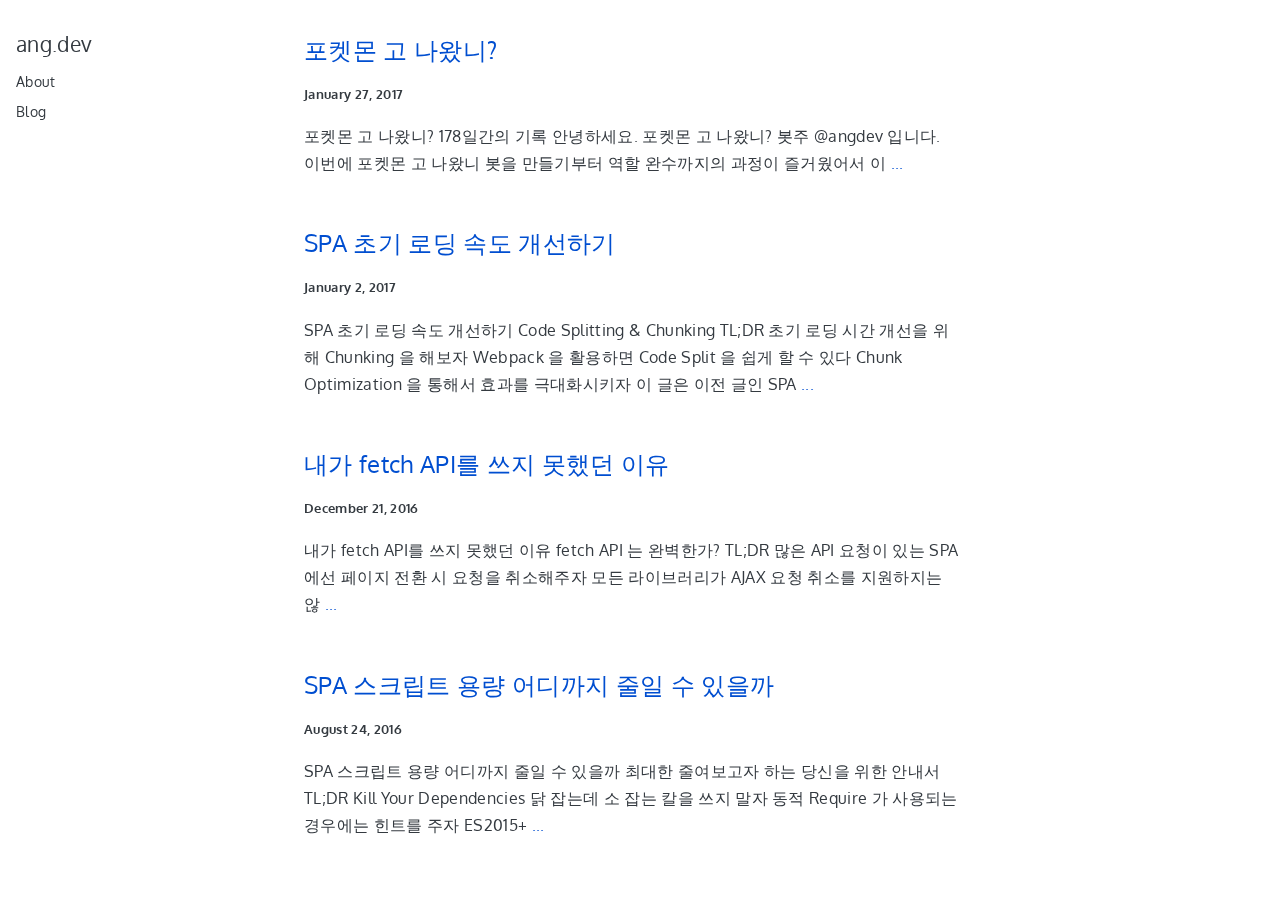
<file: index.html>
<!DOCTYPE html><html>

<head>
	<meta name="generator" content="Hugo 0.73.0" />
  <meta charset="UTF-8">
<meta name="viewport" content="width=device-width, initial-scale=1.0">
<title>
    ang.dev | ang.dev</title>

<link href="https://fonts.googleapis.com/css?family=Oxygen|Oxygen+Mono:300,400,700" rel="stylesheet">
<link rel="stylesheet" href="/normalize.min.css">

<link rel="stylesheet" href="/book.min.29d743ffb6d61ecbfc9bb21b7eab17d63b577d4bd547c3f095addb1c793ab1b1.css">

<!--
Made with Book Theme
https://github.com/alex-shpak/hugo-book
-->
  <link rel="stylesheet" href="/css/custom.css">
</head>

<body>
  <input type="checkbox" style="display: none" id="menu-control" />
  <main class="flex container">
    <aside class="book-menu fixed">
      <nav role="navigation">
<h2 class="book-brand">
  <a href="https://ang.dev">ang.dev</a>
</h2>



    
  
  
    
    
  

  <style>
  nav ul a[href="https\3a\2f\2f ang.dev\2f "] {
      color: #004ed0;
  }
  </style><ul>
<li><a href="/about">About</a></li>
<li><a href="/posts">Blog</a></li>
</ul>

<script>
(function() {
  var menu = document.querySelector('aside.book-menu nav')
  addEventListener('beforeunload', function(event) {
    localStorage.setItem('menu.scrollTop', menu.scrollTop)
  });

  menu.scrollTop = localStorage.getItem('menu.scrollTop')
})()
</script>



</nav>
    </aside>

    <div class="book-posts mr-auto">
      <header class="align-center justify-between book-header">
  <label for="menu-control">
    <img src="/svg/menu.svg" />
  </label>
  <strong>
    ang.dev</strong>
</header>

      

<article>
  <h2>
    <a href="/posts/2017-01-27_pokemon-go/">포켓몬 고 나왔니?</a>
  </h2>
  <h5>
    <strong>January 27, 2017</strong>
  </h5>
  <p class="markdown">포켓몬 고 나왔니? 178일간의 기록 안녕하세요. 포켓몬 고 나왔니? 봇주 @angdev 입니다. 이번에 포켓몬 고 나왔니 봇을 만들기부터 역할 완수까지의 과정이 즐거웠어서 이
      <a href="/posts/2017-01-27_pokemon-go/">...</a>
    
  </p>
</article>

<article>
  <h2>
    <a href="/posts/2017-01-02_spa-loading-time/">SPA 초기 로딩 속도 개선하기</a>
  </h2>
  <h5>
    <strong>January 2, 2017</strong>
  </h5>
  <p class="markdown">SPA 초기 로딩 속도 개선하기 Code Splitting &amp; Chunking TL;DR 초기 로딩 시간 개선을 위해 Chunking 을 해보자 Webpack 을 활용하면 Code Split 을 쉽게 할 수 있다 Chunk Optimization 을 통해서 효과를 극대화시키자 이 글은 이전 글인 SPA
      <a href="/posts/2017-01-02_spa-loading-time/">...</a>
    
  </p>
</article>

<article>
  <h2>
    <a href="/posts/2016-12-21_fetch-api/">내가 fetch API를 쓰지 못했던 이유</a>
  </h2>
  <h5>
    <strong>December 21, 2016</strong>
  </h5>
  <p class="markdown">내가 fetch API를 쓰지 못했던 이유 fetch API 는 완벽한가? TL;DR 많은 API 요청이 있는 SPA에선 페이지 전환 시 요청을 취소해주자 모든 라이브러리가 AJAX 요청 취소를 지원하지는 않
      <a href="/posts/2016-12-21_fetch-api/">...</a>
    
  </p>
</article>

<article>
  <h2>
    <a href="/posts/2016-08-24_spa-script-optimization/">SPA 스크립트 용량 어디까지 줄일 수 있을까</a>
  </h2>
  <h5>
    <strong>August 24, 2016</strong>
  </h5>
  <p class="markdown">SPA 스크립트 용량 어디까지 줄일 수 있을까 최대한 줄여보고자 하는 당신을 위한 안내서 TL;DR Kill Your Dependencies 닭 잡는데 소 잡는 칼을 쓰지 말자 동적 Require 가 사용되는 경우에는 힌트를 주자 ES2015+
      <a href="/posts/2016-08-24_spa-script-optimization/">...</a>
    
  </p>
</article>





    </div>
  </main>
  

  
  
<script type="application/javascript">
var doNotTrack = false;
if (!doNotTrack) {
	window.ga=window.ga||function(){(ga.q=ga.q||[]).push(arguments)};ga.l=+new Date;
	ga('create', 'UA-135466073-1', 'auto');
	
	ga('send', 'pageview');
}
</script>
<script async src='https://www.google-analytics.com/analytics.js'></script>

</body>

</html>
</file>
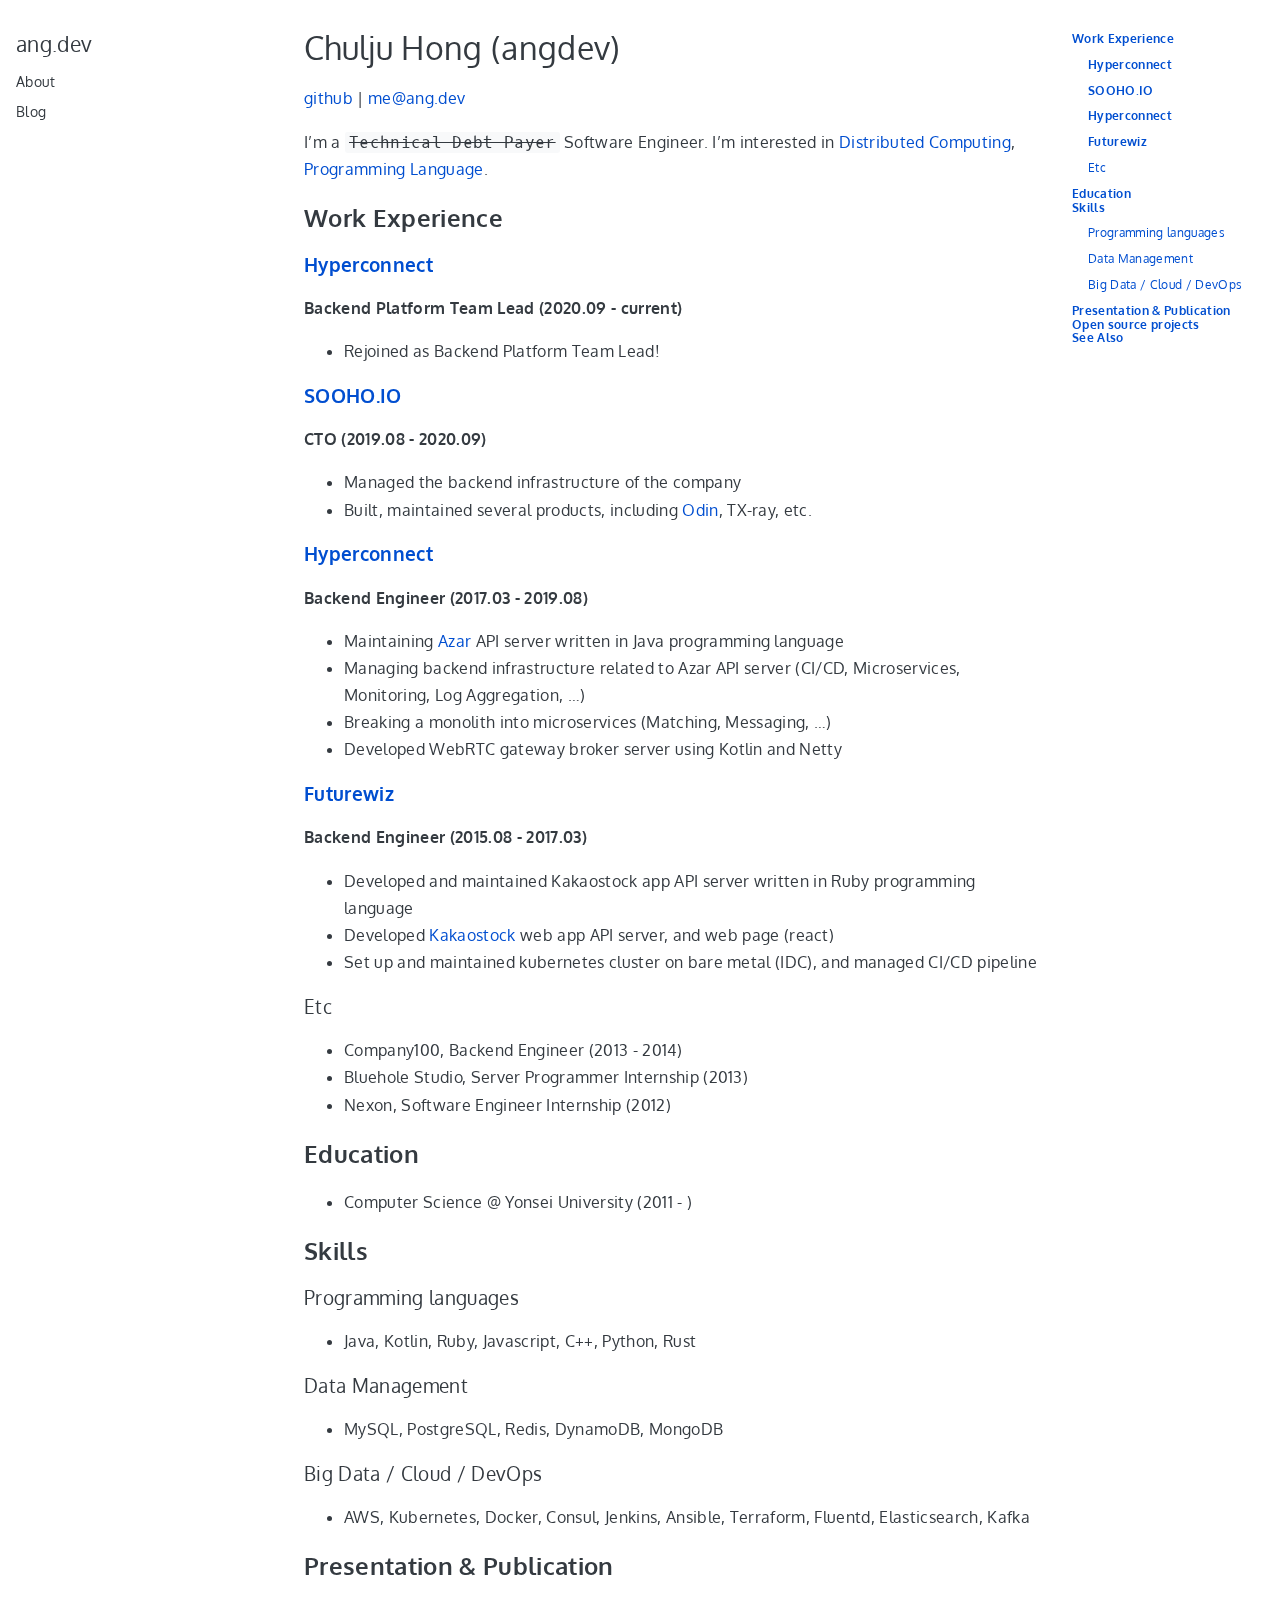
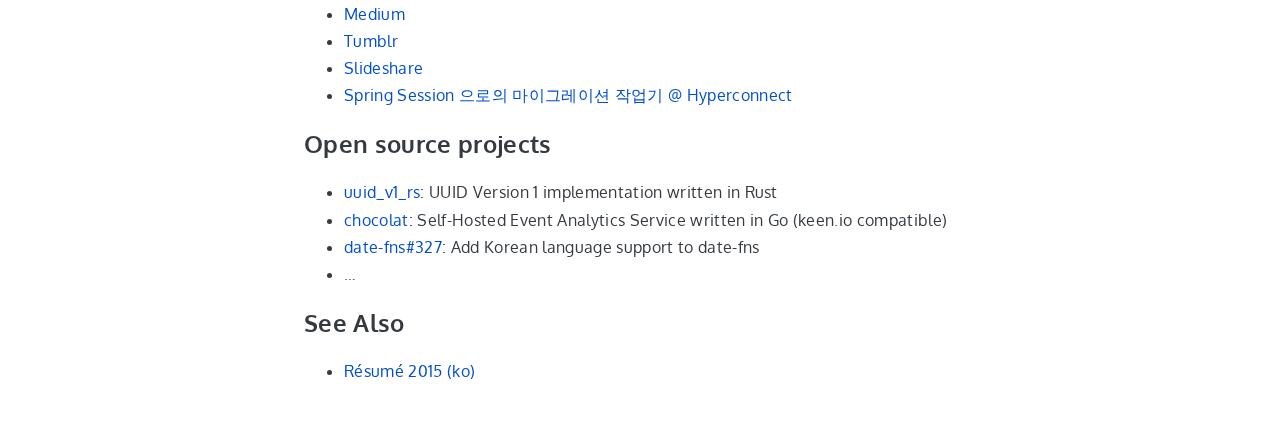
<file: about/index.html>
<!DOCTYPE html><html>

<head>
  <meta charset="UTF-8">
<meta name="viewport" content="width=device-width, initial-scale=1.0">
<title>About | ang.dev</title>

<link href="https://fonts.googleapis.com/css?family=Oxygen|Oxygen+Mono:300,400,700" rel="stylesheet">
<link rel="stylesheet" href="/normalize.min.css">

<link rel="stylesheet" href="/book.min.29d743ffb6d61ecbfc9bb21b7eab17d63b577d4bd547c3f095addb1c793ab1b1.css">

<!--
Made with Book Theme
https://github.com/alex-shpak/hugo-book
-->
  <link rel="stylesheet" href="/css/custom.css">
</head>

<body>
  <input type="checkbox" style="display: none" id="menu-control" />
  <main class="flex container">

    <aside class="book-menu fixed">
      <nav role="navigation">
<h2 class="book-brand">
  <a href="https://ang.dev">ang.dev</a>
</h2>



    
  
  

  <style>
  nav ul a[href$="\2f about\2f "] {
      color: #004ed0;
  }
  </style><ul>
<li><a href="/about">About</a></li>
<li><a href="/posts">Blog</a></li>
</ul>

<script>
(function() {
  var menu = document.querySelector('aside.book-menu nav')
  addEventListener('beforeunload', function(event) {
    localStorage.setItem('menu.scrollTop', menu.scrollTop)
  });

  menu.scrollTop = localStorage.getItem('menu.scrollTop')
})()
</script>



</nav>
    </aside>

    <div class="book-page">
      <header class="align-center justify-between book-header">
  <label for="menu-control">
    <img src="/svg/menu.svg" />
  </label>
  <strong>About</strong>
</header>

      
<article class="markdown"><h1 id="chulju-hong-angdev">Chulju Hong (angdev)</h1>
<p><a href="https://github.com/angdev">github</a> | <a href="mailto:me@ang.dev">me@ang.dev</a></p>
<p>I&rsquo;m a <del><code>Technical Debt Payer</code></del> Software Engineer.
I&rsquo;m interested in <a href="https://en.wikipedia.org/wiki/Distributed_computing">Distributed Computing</a>, <a href="https://en.wikipedia.org/wiki/Programming_language_theory">Programming Language</a>.</p>
<h2 id="work-experience"><strong>Work Experience</strong></h2>
<h3 id="hyperconnecthttpshyperconnectcom"><strong><a href="https://hyperconnect.com/">Hyperconnect</a></strong></h3>
<p><strong>Backend Platform Team Lead (2020.09 - current)</strong></p>
<ul>
<li>Rejoined as Backend Platform Team Lead!</li>
</ul>
<h3 id="soohoiohttpssoohoio"><strong><a href="https://sooho.io">SOOHO.IO</a></strong></h3>
<p><strong>CTO (2019.08 - 2020.09)</strong></p>
<ul>
<li>Managed the backend infrastructure of the company</li>
<li>Built, maintained several products, including <a href="https://odin.sooho.io/">Odin</a>, TX-ray, etc.</li>
</ul>
<h3 id="hyperconnecthttpshyperconnectcom-1"><strong><a href="https://hyperconnect.com/">Hyperconnect</a></strong></h3>
<p><strong>Backend Engineer (2017.03 - 2019.08)</strong></p>
<ul>
<li>Maintaining <a href="https://azarlive.com/">Azar</a> API server written in Java programming language</li>
<li>Managing backend infrastructure related to Azar API server (CI/CD, Microservices, Monitoring, Log Aggregation, &hellip;)</li>
<li>Breaking a monolith into microservices (Matching, Messaging, &hellip;)</li>
<li>Developed WebRTC gateway broker server using Kotlin and Netty</li>
</ul>
<h3 id="futurewiz"><strong><a href="#">Futurewiz</a></strong></h3>
<p><strong>Backend Engineer (2015.08 - 2017.03)</strong></p>
<ul>
<li>Developed and maintained Kakaostock app API server written in Ruby programming language</li>
<li>Developed <a href="https://stock.kakao.com">Kakaostock</a> web app API server, and web page (react)</li>
<li>Set up and maintained kubernetes cluster on bare metal (IDC), and managed CI/CD pipeline</li>
</ul>
<h3 id="etc">Etc</h3>
<ul>
<li>Company100, Backend Engineer (2013 - 2014)</li>
<li>Bluehole Studio, Server Programmer Internship (2013)</li>
<li>Nexon, Software Engineer Internship (2012)</li>
</ul>
<h2 id="education"><strong>Education</strong></h2>
<ul>
<li>Computer Science @ Yonsei University (2011 - )</li>
</ul>
<h2 id="skills"><strong>Skills</strong></h2>
<h3 id="programming-languages">Programming languages</h3>
<ul>
<li>Java, Kotlin, Ruby, Javascript, C++, Python, Rust</li>
</ul>
<h3 id="data-management">Data Management</h3>
<ul>
<li>MySQL, PostgreSQL, Redis, DynamoDB, MongoDB</li>
</ul>
<h3 id="big-data--cloud--devops">Big Data / Cloud / DevOps</h3>
<ul>
<li>AWS, Kubernetes, Docker, Consul, Jenkins, Ansible, Terraform, Fluentd, Elasticsearch, Kafka</li>
</ul>
<h2 id="presentation--publication"><strong>Presentation &amp; Publication</strong></h2>
<ul>
<li><a href="https://medium.com/@angdev">Medium</a></li>
<li><a href="http://blog.angdev.io/">Tumblr</a></li>
<li><a href="https://www.slideshare.net/vang0123v">Slideshare</a></li>
<li><a href="https://hyperconnect.github.io/2018/10/21/spring-session-migration.html">Spring Session 으로의 마이그레이션 작업기 @ Hyperconnect</a></li>
</ul>
<h2 id="open-source-projects"><strong>Open source projects</strong></h2>
<ul>
<li><a href="https://github.com/angdev/uuid_v1_rs">uuid_v1_rs</a>: UUID Version 1 implementation written in Rust</li>
<li><a href="https://github.com/angdev/chocolat">chocolat</a>: Self-Hosted Event Analytics Service written in Go (keen.io compatible)</li>
<li><a href="https://github.com/date-fns/date-fns/pull/327">date-fns#327</a>: Add Korean language support to date-fns</li>
<li>&hellip;</li>
</ul>
<h2 id="see-also"><strong>See Also</strong></h2>
<ul>
<li><a href="http://www.angdev.io/me/resume">Résumé 2015 (ko)</a></li>
</ul>
</article>

      

    </div>

    
  
  
  <aside class="book-toc fixed">
    <nav id="TableOfContents">
  <ul>
    <li><a href="#work-experience"><strong>Work Experience</strong></a>
      <ul>
        <li><a href="#hyperconnecthttpshyperconnectcom"><strong><a href="https://hyperconnect.com/">Hyperconnect</a></strong></a></li>
        <li><a href="#soohoiohttpssoohoio"><strong><a href="https://sooho.io">SOOHO.IO</a></strong></a></li>
        <li><a href="#hyperconnecthttpshyperconnectcom-1"><strong><a href="https://hyperconnect.com/">Hyperconnect</a></strong></a></li>
        <li><a href="#futurewiz"><strong><a href="#">Futurewiz</a></strong></a></li>
        <li><a href="#etc">Etc</a></li>
      </ul>
    </li>
    <li><a href="#education"><strong>Education</strong></a></li>
    <li><a href="#skills"><strong>Skills</strong></a>
      <ul>
        <li><a href="#programming-languages">Programming languages</a></li>
        <li><a href="#data-management">Data Management</a></li>
        <li><a href="#big-data--cloud--devops">Big Data / Cloud / DevOps</a></li>
      </ul>
    </li>
    <li><a href="#presentation--publication"><strong>Presentation &amp; Publication</strong></a></li>
    <li><a href="#open-source-projects"><strong>Open source projects</strong></a></li>
    <li><a href="#see-also"><strong>See Also</strong></a></li>
  </ul>
</nav>
  </aside>



  </main>

  
  
<script type="application/javascript">
var doNotTrack = false;
if (!doNotTrack) {
	window.ga=window.ga||function(){(ga.q=ga.q||[]).push(arguments)};ga.l=+new Date;
	ga('create', 'UA-135466073-1', 'auto');
	
	ga('send', 'pageview');
}
</script>
<script async src='https://www.google-analytics.com/analytics.js'></script>

</body>

</html>
</file>
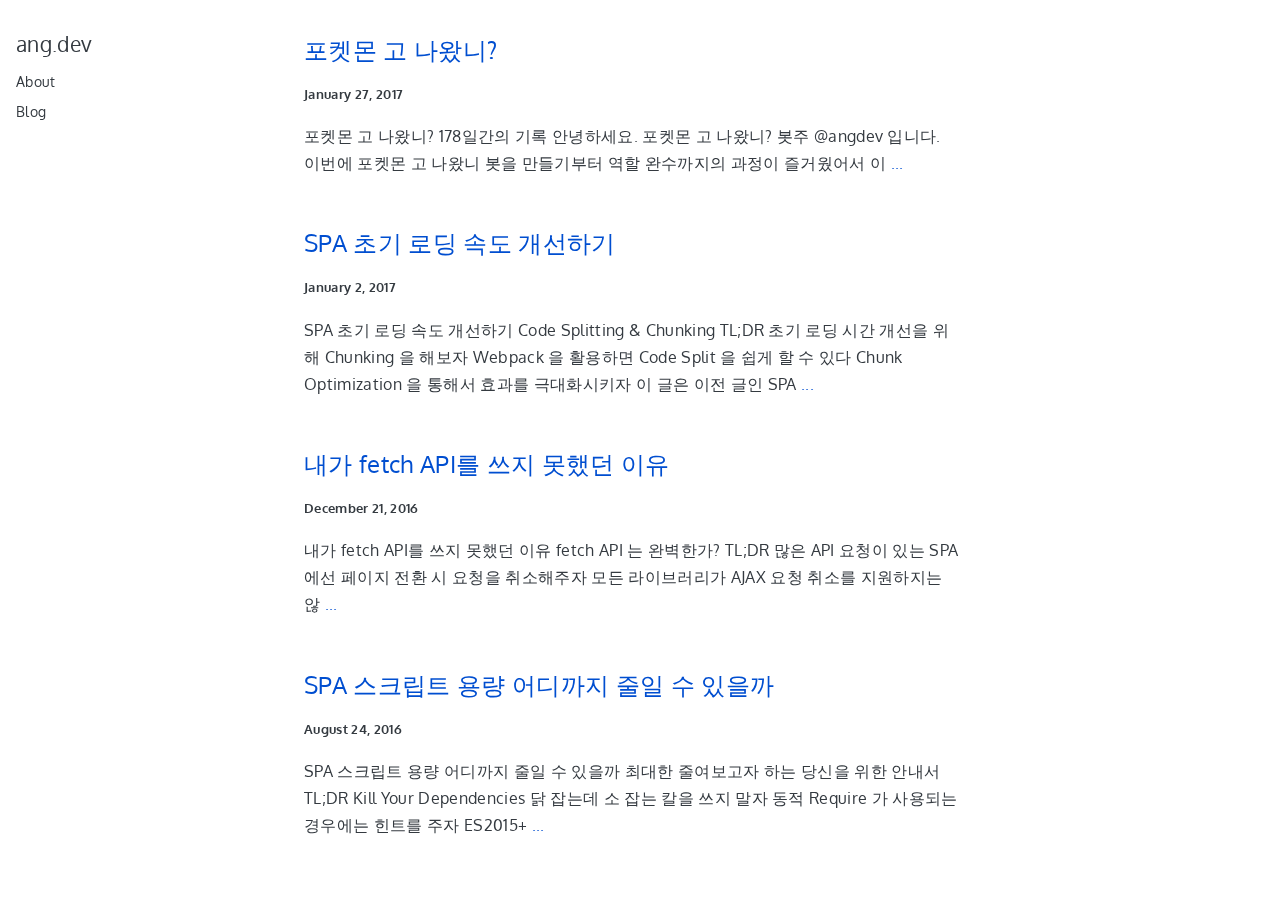
<file: posts/index.html>
<!DOCTYPE html><html>

<head>
  <meta charset="UTF-8">
<meta name="viewport" content="width=device-width, initial-scale=1.0">
<title>
    Posts | ang.dev</title>

<link href="https://fonts.googleapis.com/css?family=Oxygen|Oxygen+Mono:300,400,700" rel="stylesheet">
<link rel="stylesheet" href="/normalize.min.css">

<link rel="stylesheet" href="/book.min.29d743ffb6d61ecbfc9bb21b7eab17d63b577d4bd547c3f095addb1c793ab1b1.css">

<!--
Made with Book Theme
https://github.com/alex-shpak/hugo-book
-->
  <link rel="stylesheet" href="/css/custom.css">
</head>

<body>
  <input type="checkbox" style="display: none" id="menu-control" />
  <main class="flex container">
    <aside class="book-menu fixed">
      <nav role="navigation">
<h2 class="book-brand">
  <a href="https://ang.dev">ang.dev</a>
</h2>



    
  
  

  <style>
  nav ul a[href$="\2fposts\2f "] {
      color: #004ed0;
  }
  </style><ul>
<li><a href="/about">About</a></li>
<li><a href="/posts">Blog</a></li>
</ul>

<script>
(function() {
  var menu = document.querySelector('aside.book-menu nav')
  addEventListener('beforeunload', function(event) {
    localStorage.setItem('menu.scrollTop', menu.scrollTop)
  });

  menu.scrollTop = localStorage.getItem('menu.scrollTop')
})()
</script>



</nav>
    </aside>

    <div class="book-posts mr-auto">
      <header class="align-center justify-between book-header">
  <label for="menu-control">
    <img src="/svg/menu.svg" />
  </label>
  <strong>
    Posts</strong>
</header>

      
  
  
  <article>
    <h2>
      <a href="/posts/2017-01-27_pokemon-go/">포켓몬 고 나왔니?</a>
    </h2>
    <h5>
      <strong>January 27, 2017</strong>
    </h5>
    <p class="markdown">포켓몬 고 나왔니? 178일간의 기록 안녕하세요. 포켓몬 고 나왔니? 봇주 @angdev 입니다. 이번에 포켓몬 고 나왔니 봇을 만들기부터 역할 완수까지의 과정이 즐거웠어서 이
        <a href="/posts/2017-01-27_pokemon-go/">...</a>
      
    </p>
  </article>
  
  <article>
    <h2>
      <a href="/posts/2017-01-02_spa-loading-time/">SPA 초기 로딩 속도 개선하기</a>
    </h2>
    <h5>
      <strong>January 2, 2017</strong>
    </h5>
    <p class="markdown">SPA 초기 로딩 속도 개선하기 Code Splitting &amp; Chunking TL;DR 초기 로딩 시간 개선을 위해 Chunking 을 해보자 Webpack 을 활용하면 Code Split 을 쉽게 할 수 있다 Chunk Optimization 을 통해서 효과를 극대화시키자 이 글은 이전 글인 SPA
        <a href="/posts/2017-01-02_spa-loading-time/">...</a>
      
    </p>
  </article>
  
  <article>
    <h2>
      <a href="/posts/2016-12-21_fetch-api/">내가 fetch API를 쓰지 못했던 이유</a>
    </h2>
    <h5>
      <strong>December 21, 2016</strong>
    </h5>
    <p class="markdown">내가 fetch API를 쓰지 못했던 이유 fetch API 는 완벽한가? TL;DR 많은 API 요청이 있는 SPA에선 페이지 전환 시 요청을 취소해주자 모든 라이브러리가 AJAX 요청 취소를 지원하지는 않
        <a href="/posts/2016-12-21_fetch-api/">...</a>
      
    </p>
  </article>
  
  <article>
    <h2>
      <a href="/posts/2016-08-24_spa-script-optimization/">SPA 스크립트 용량 어디까지 줄일 수 있을까</a>
    </h2>
    <h5>
      <strong>August 24, 2016</strong>
    </h5>
    <p class="markdown">SPA 스크립트 용량 어디까지 줄일 수 있을까 최대한 줄여보고자 하는 당신을 위한 안내서 TL;DR Kill Your Dependencies 닭 잡는데 소 잡는 칼을 쓰지 말자 동적 Require 가 사용되는 경우에는 힌트를 주자 ES2015+
        <a href="/posts/2016-08-24_spa-script-optimization/">...</a>
      
    </p>
  </article>
  
  



    </div>
  </main>
  

  
  
<script type="application/javascript">
var doNotTrack = false;
if (!doNotTrack) {
	window.ga=window.ga||function(){(ga.q=ga.q||[]).push(arguments)};ga.l=+new Date;
	ga('create', 'UA-135466073-1', 'auto');
	
	ga('send', 'pageview');
}
</script>
<script async src='https://www.google-analytics.com/analytics.js'></script>

</body>

</html>
</file>
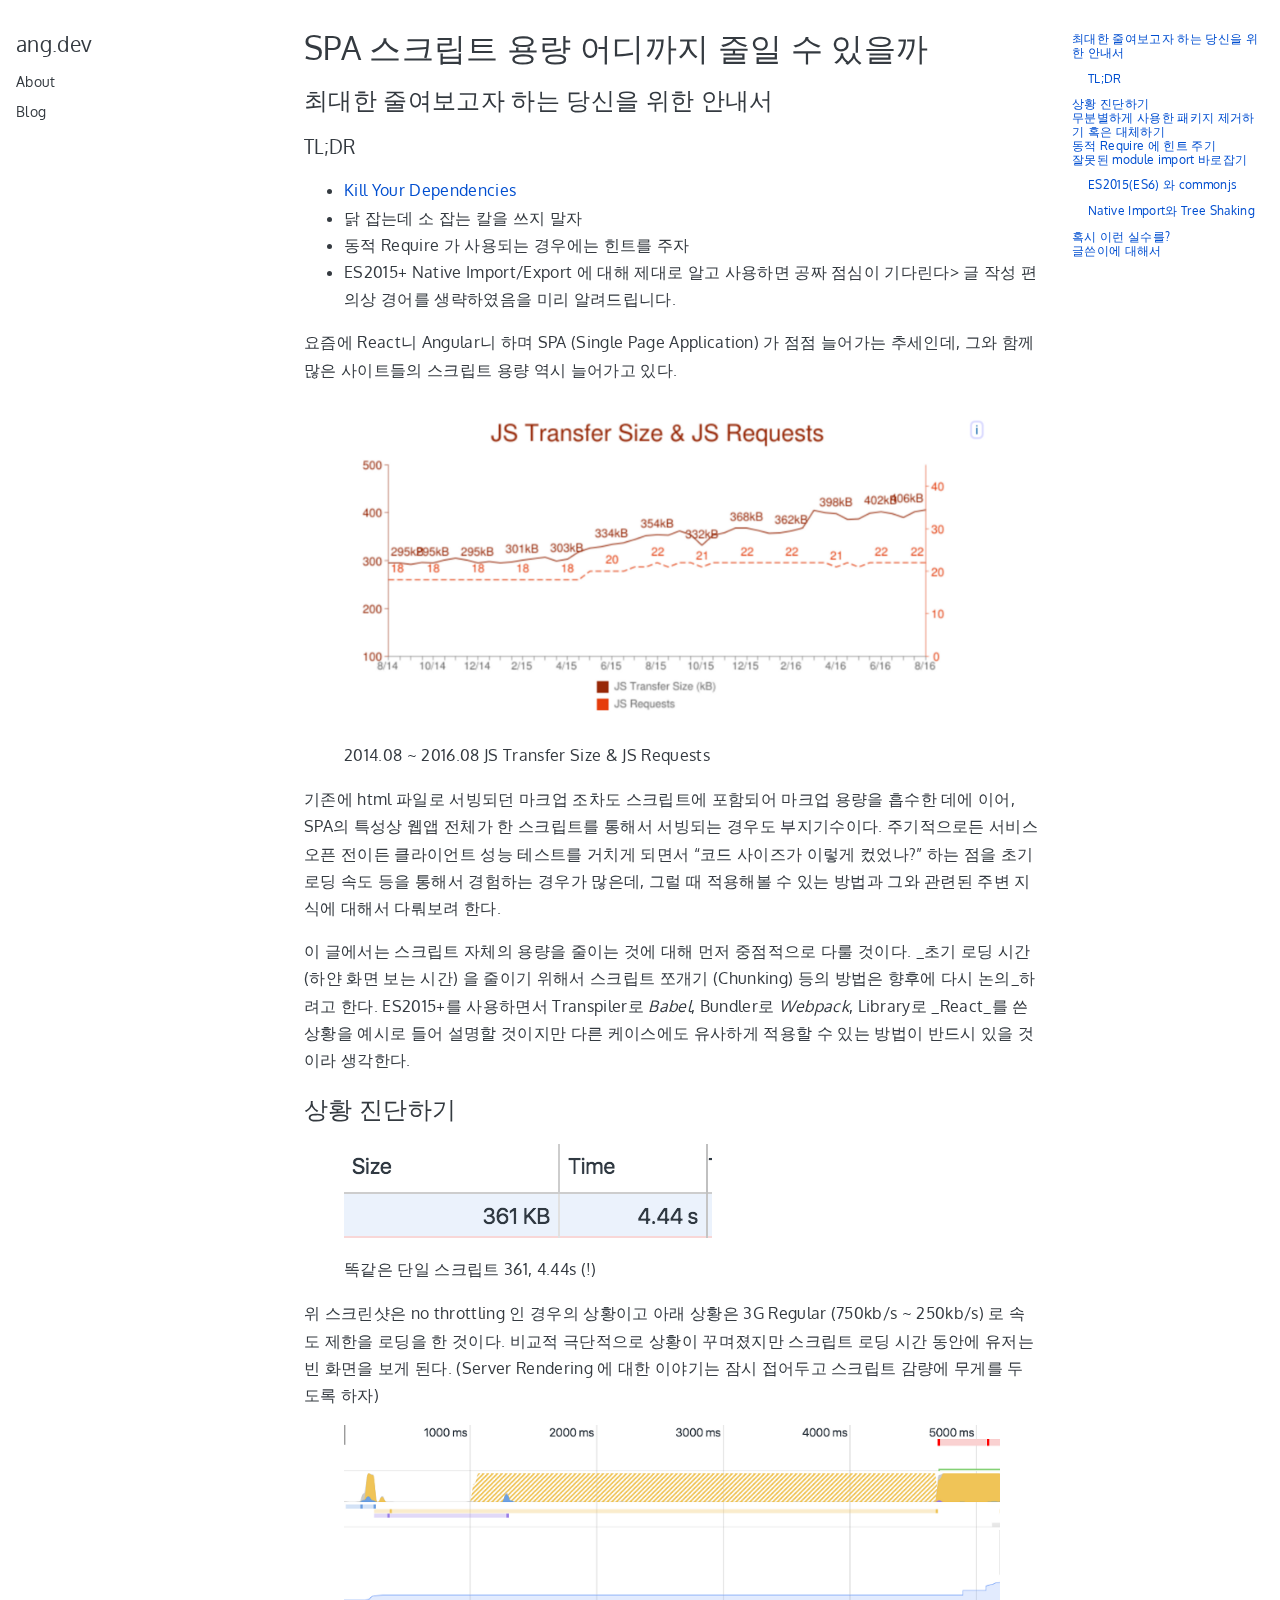
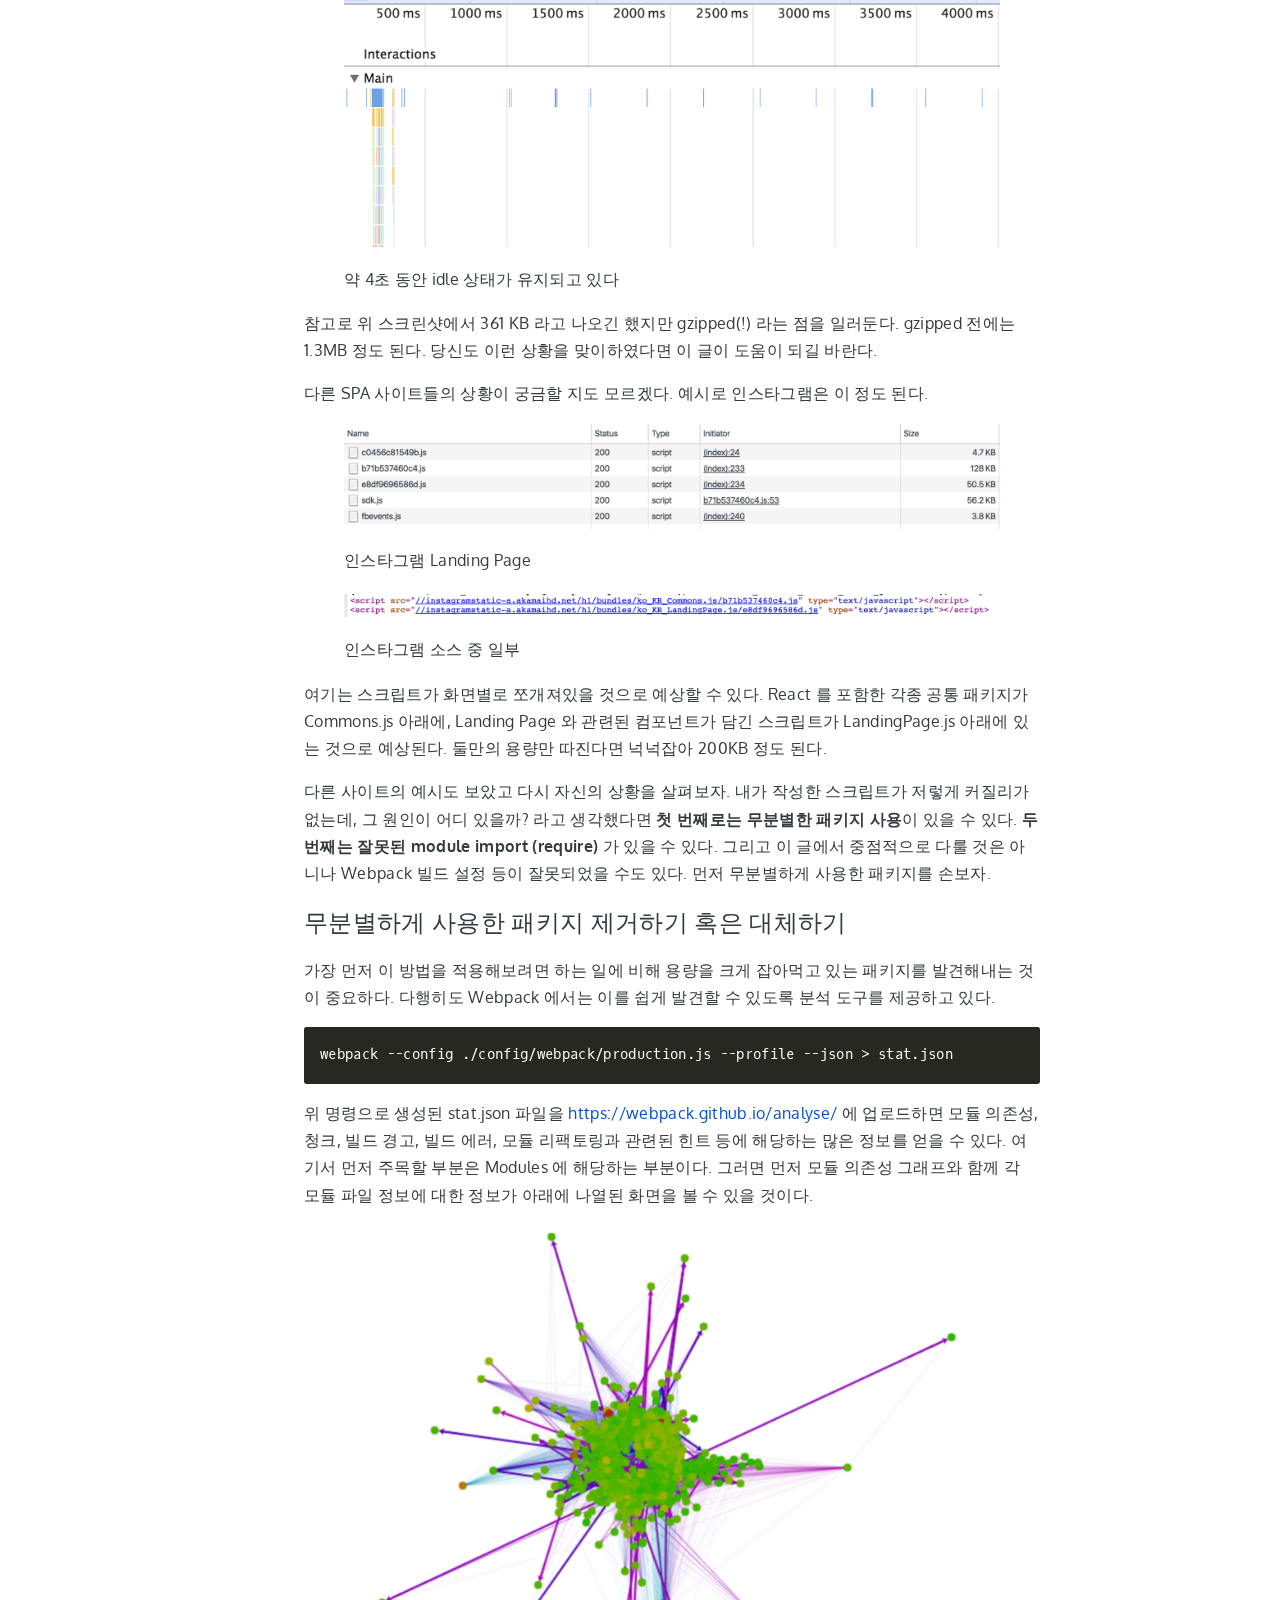
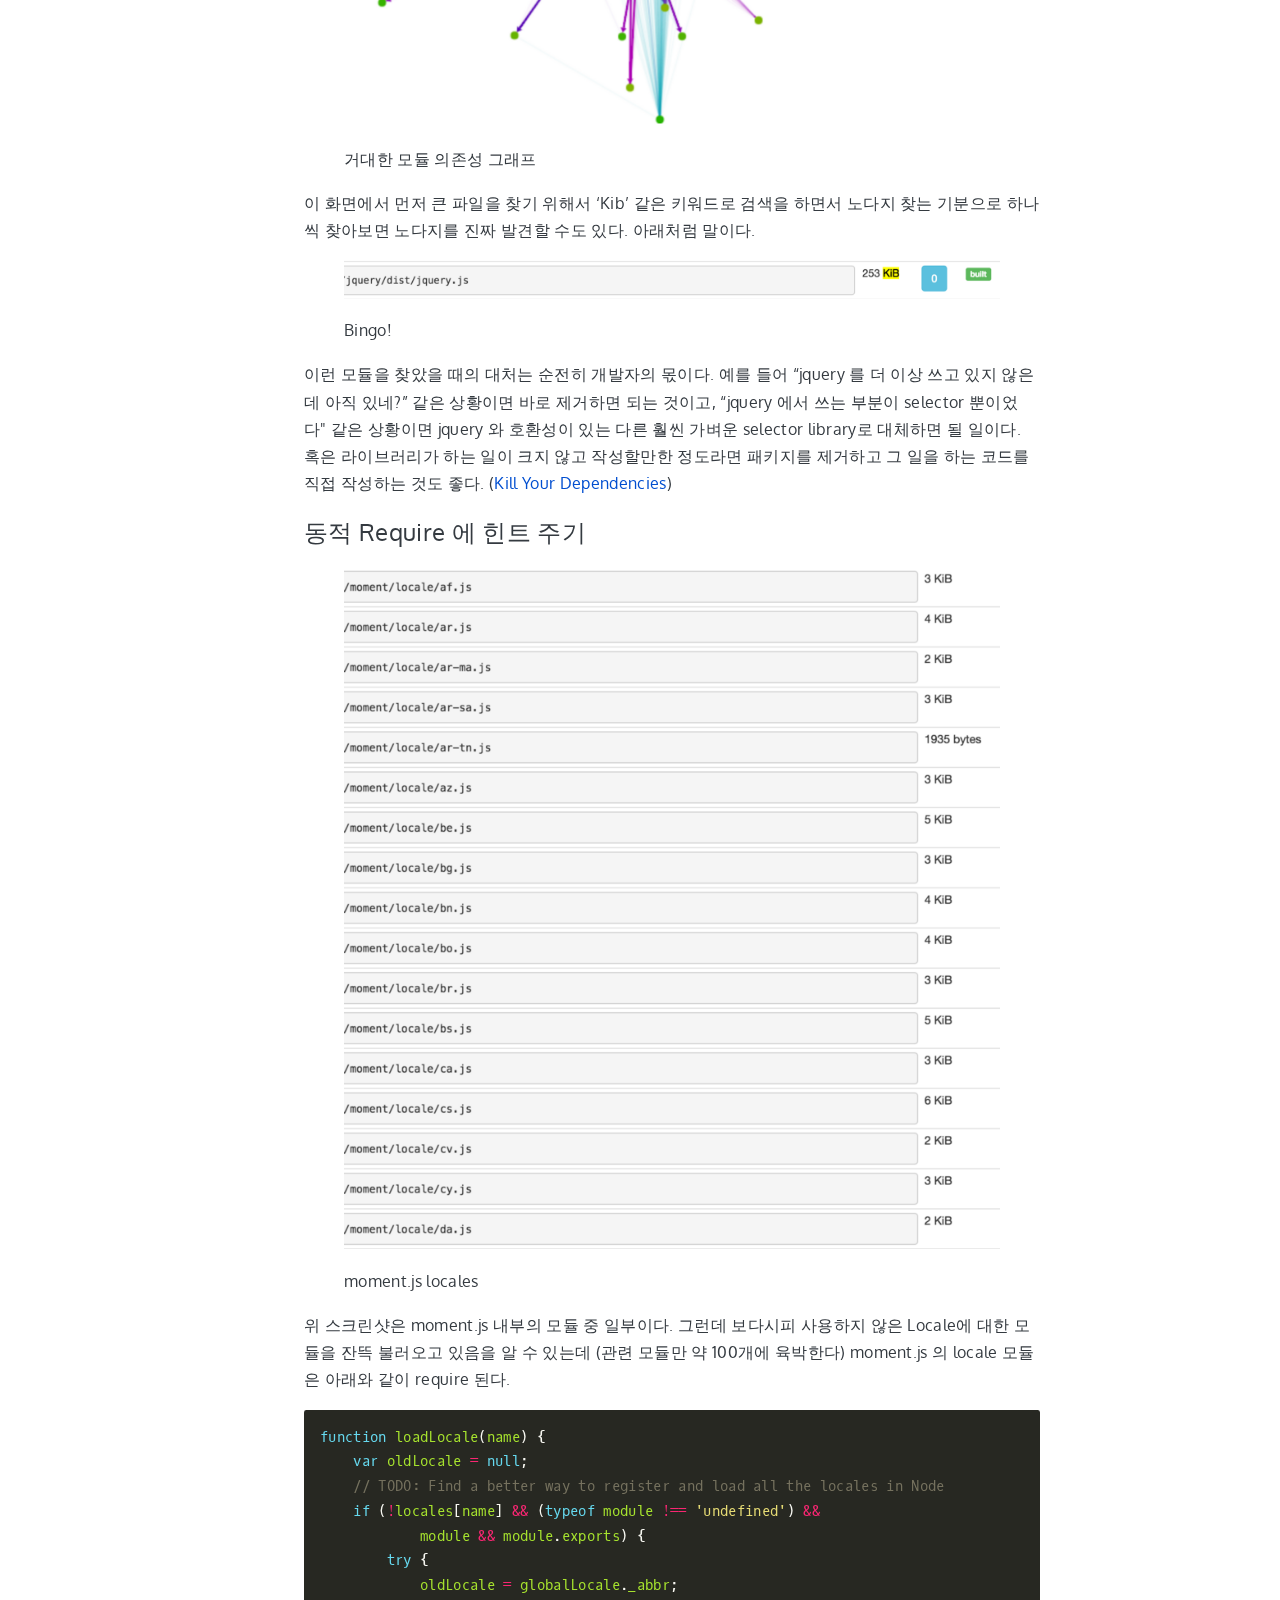
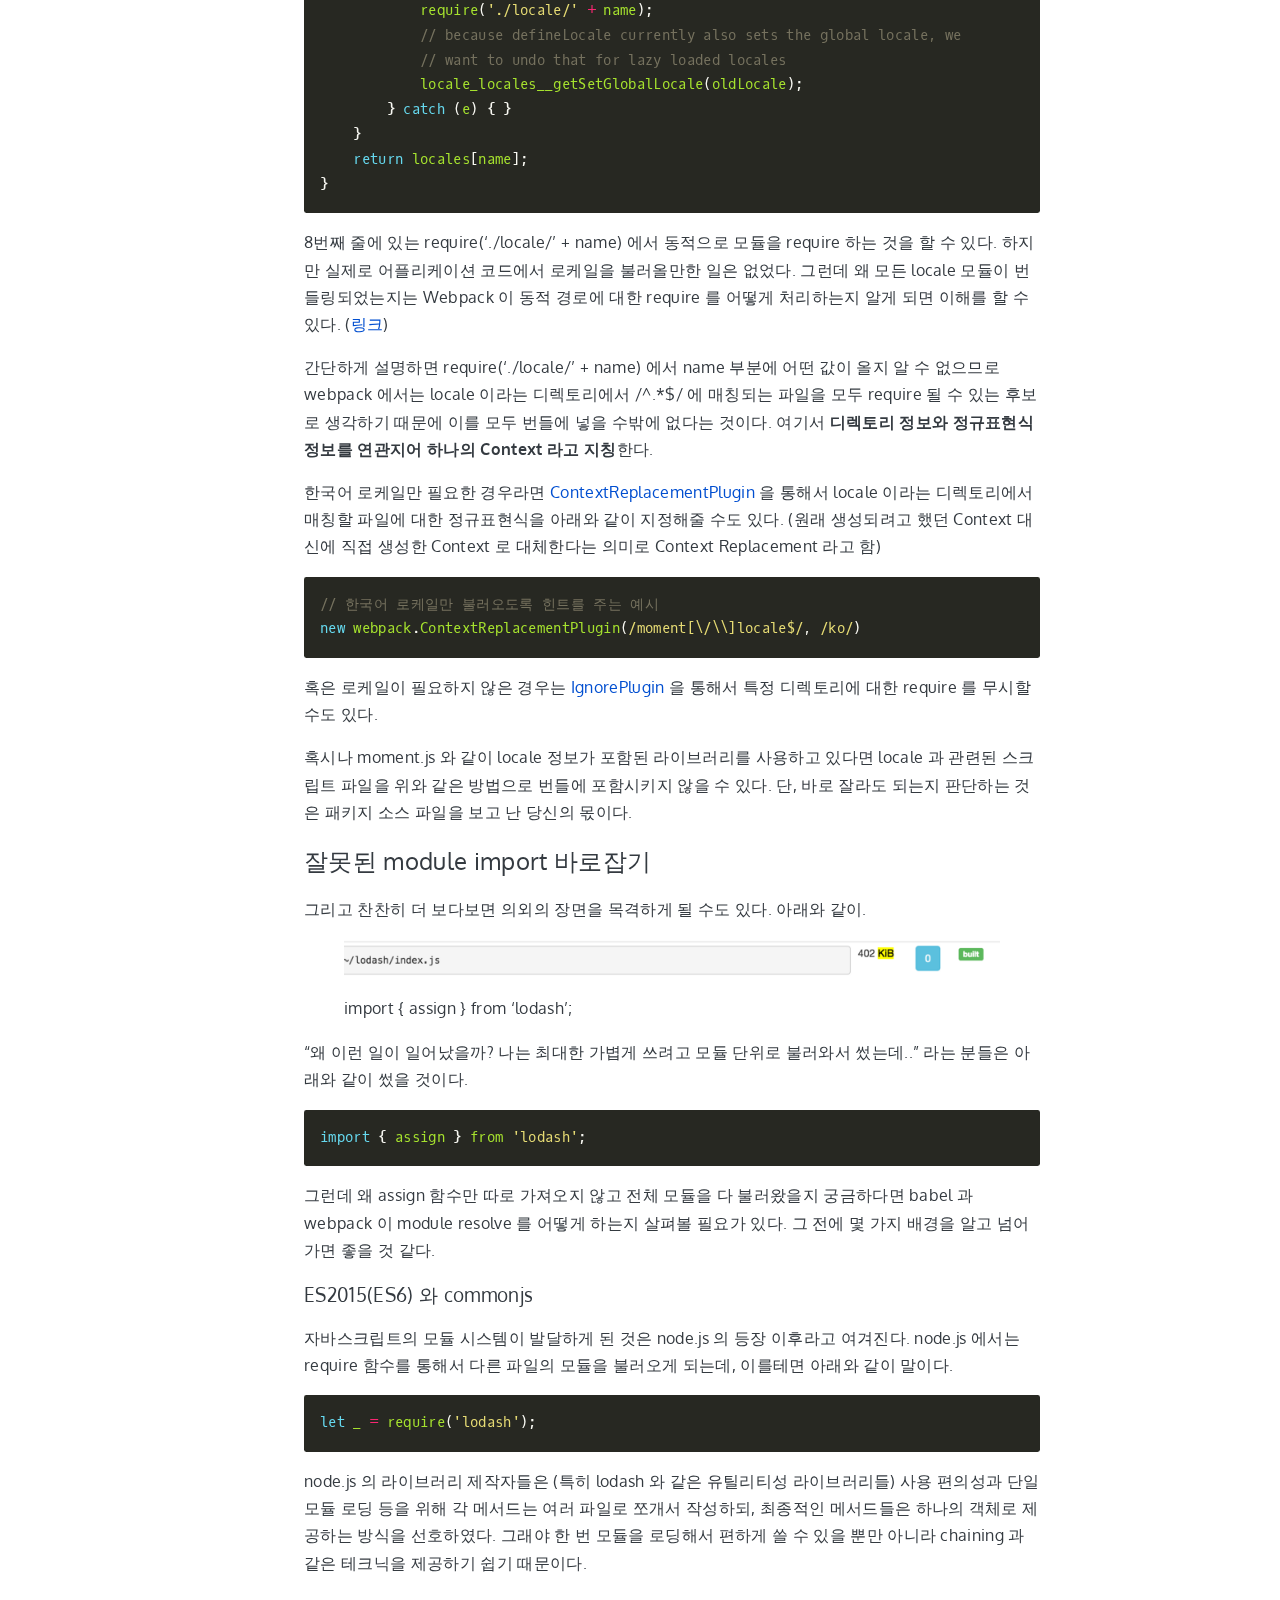
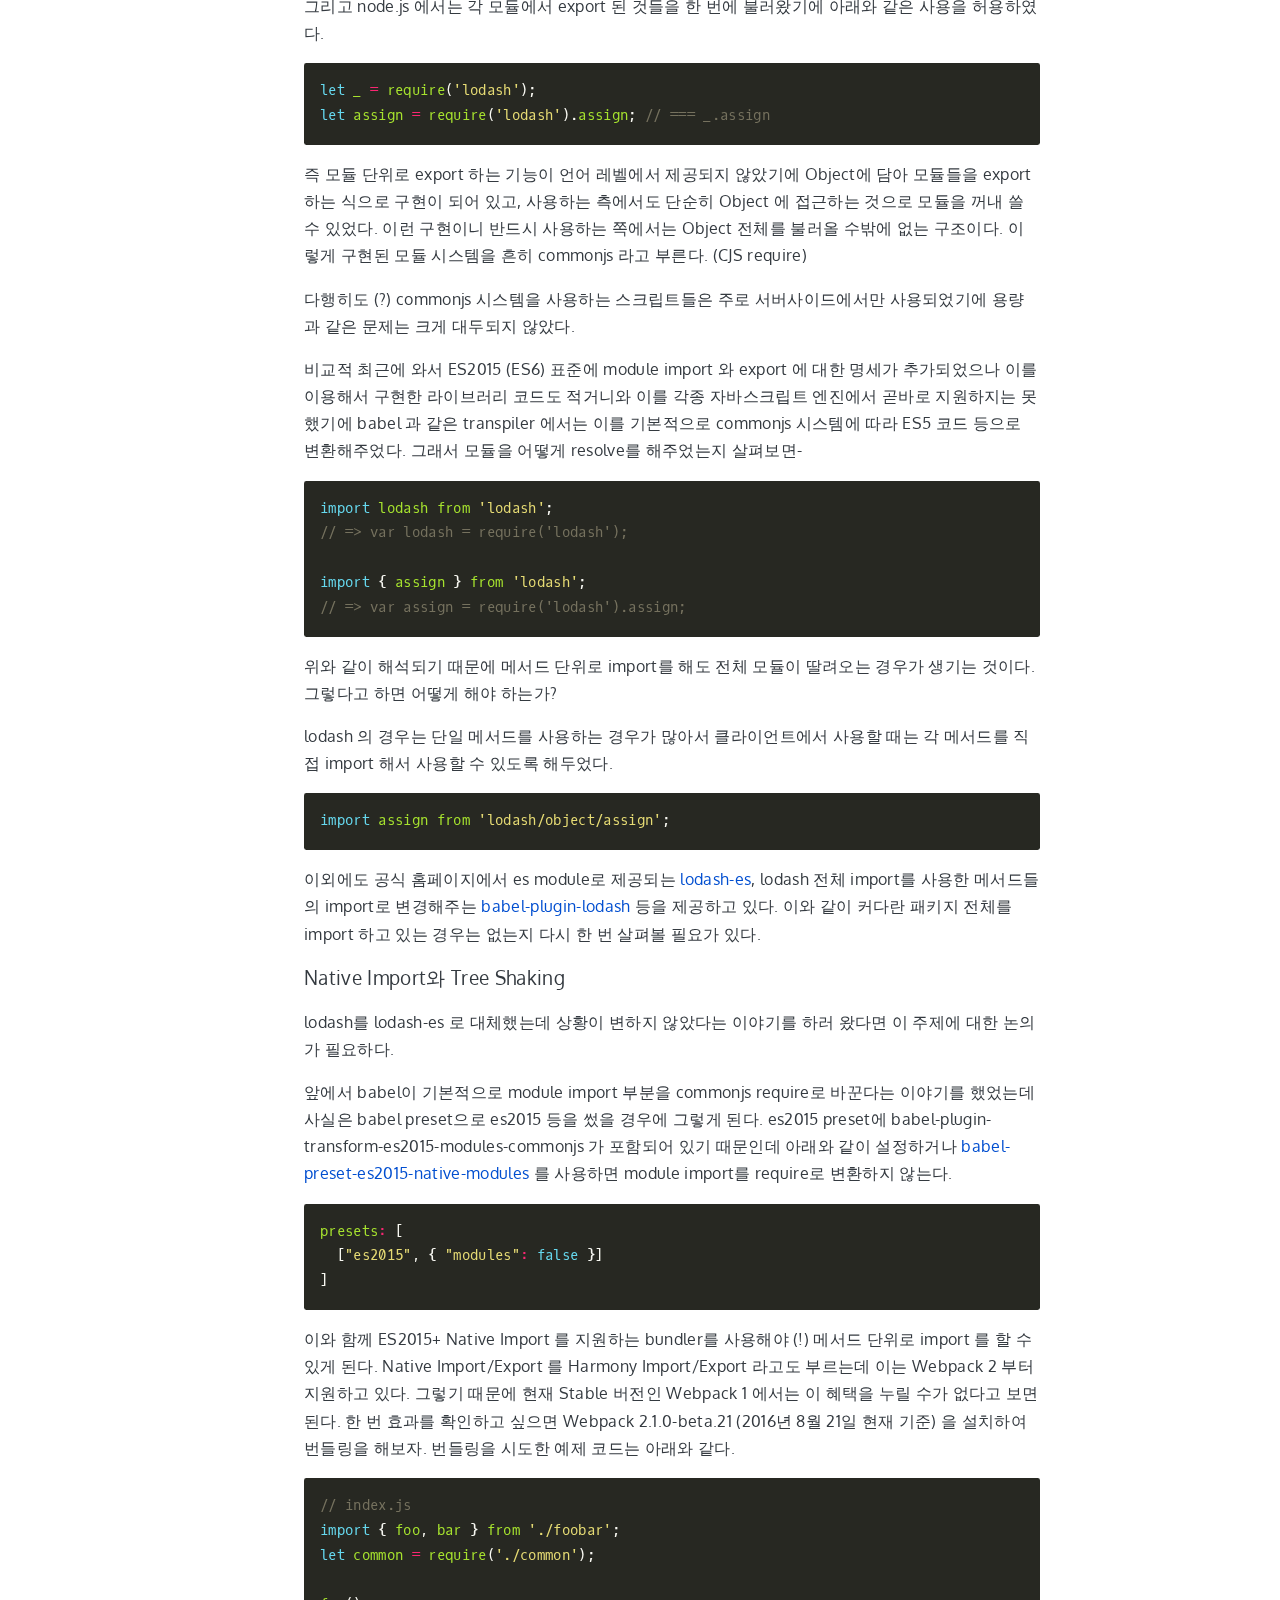
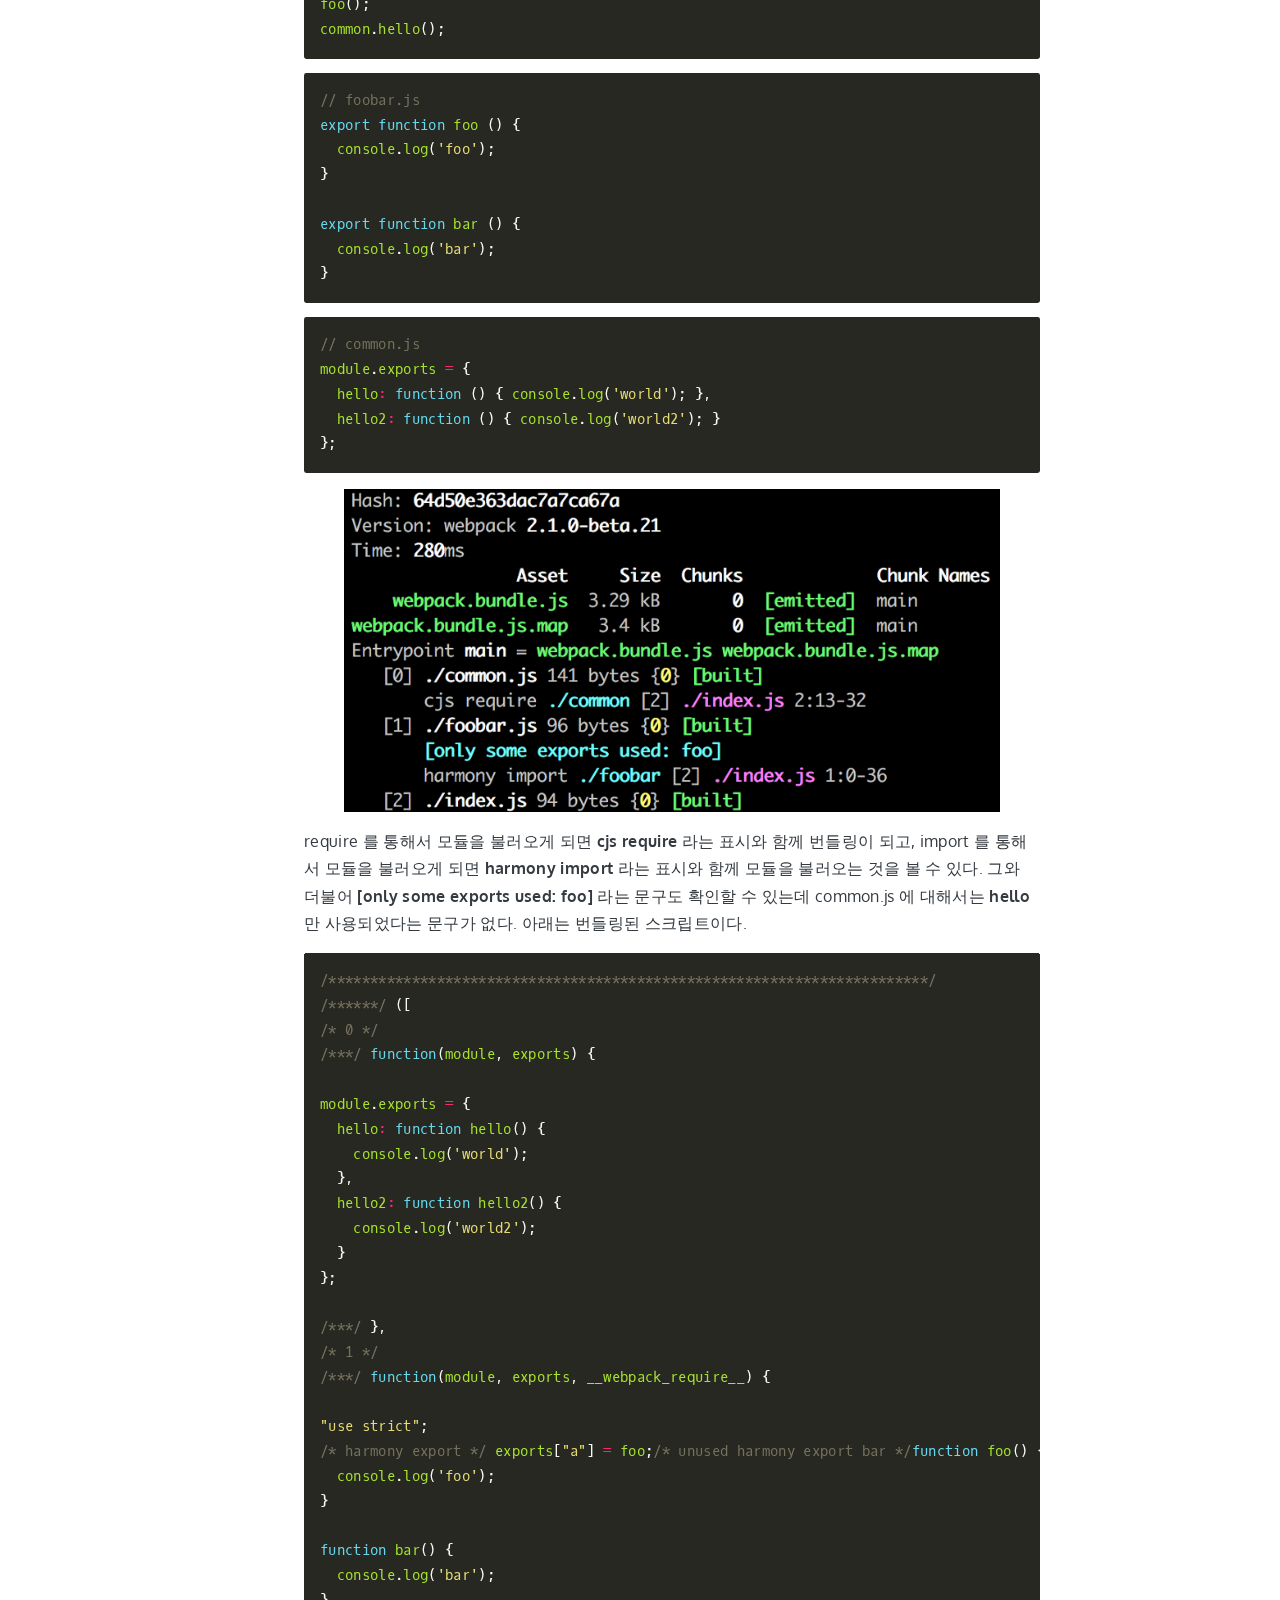
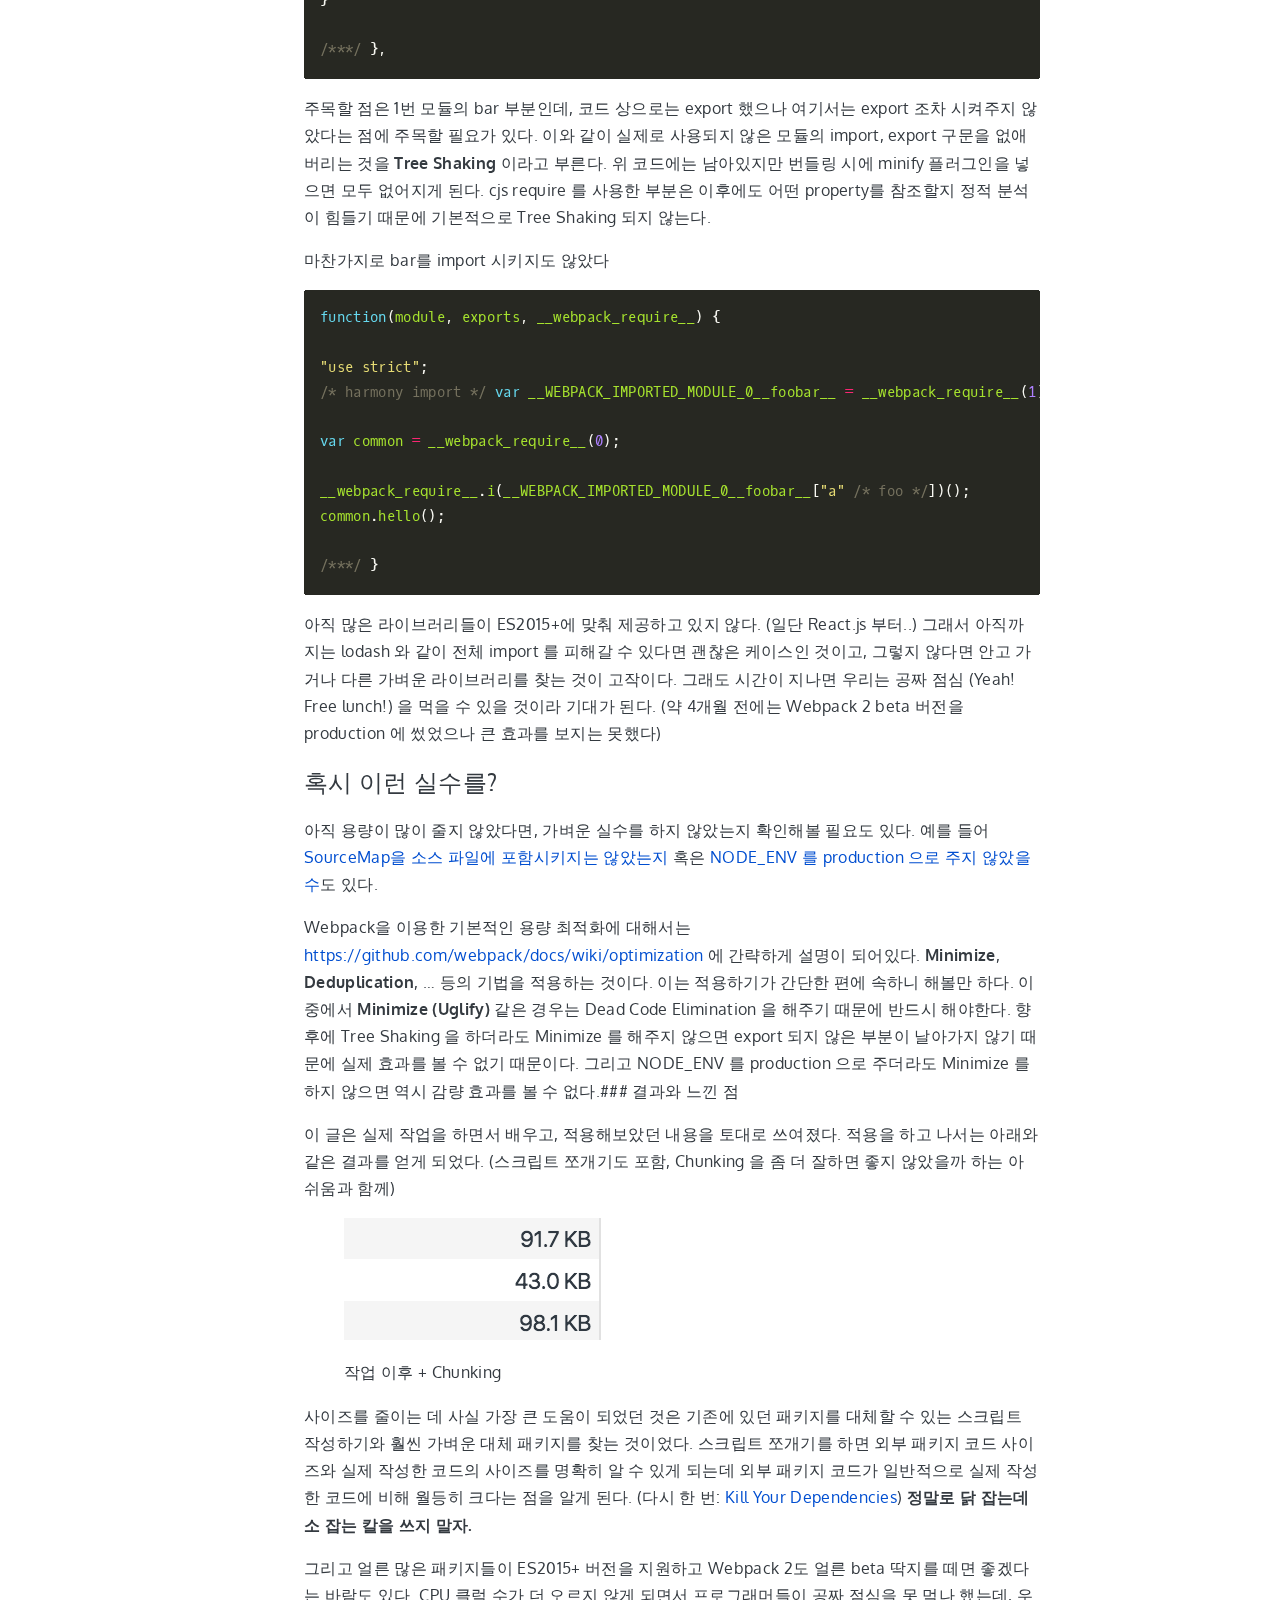
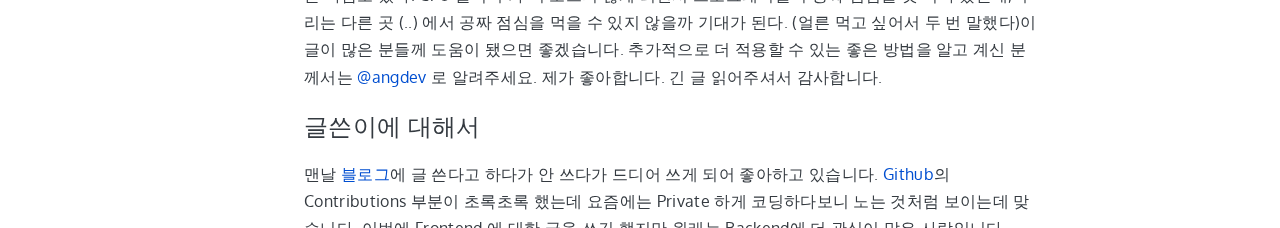
<file: posts/2016-08-24_spa-script-optimization/index.html>
<!DOCTYPE html><html>

<head>
  <meta charset="UTF-8">
<meta name="viewport" content="width=device-width, initial-scale=1.0">
<title>SPA 스크립트 용량 어디까지 줄일 수 있을까 | ang.dev</title>

<link href="https://fonts.googleapis.com/css?family=Oxygen|Oxygen+Mono:300,400,700" rel="stylesheet">
<link rel="stylesheet" href="/normalize.min.css">

<link rel="stylesheet" href="/book.min.29d743ffb6d61ecbfc9bb21b7eab17d63b577d4bd547c3f095addb1c793ab1b1.css">

<!--
Made with Book Theme
https://github.com/alex-shpak/hugo-book
-->
  <link rel="stylesheet" href="/css/custom.css">
</head>

<body>
  <input type="checkbox" style="display: none" id="menu-control" />
  <main class="flex container">

    <aside class="book-menu fixed">
      <nav role="navigation">
<h2 class="book-brand">
  <a href="https://ang.dev">ang.dev</a>
</h2>



    
  
  

  <style>
  nav ul a[href$="\2fposts\2f 2016-08-24_spa-script-optimization\2f "] {
      color: #004ed0;
  }
  </style><ul>
<li><a href="/about">About</a></li>
<li><a href="/posts">Blog</a></li>
</ul>

<script>
(function() {
  var menu = document.querySelector('aside.book-menu nav')
  addEventListener('beforeunload', function(event) {
    localStorage.setItem('menu.scrollTop', menu.scrollTop)
  });

  menu.scrollTop = localStorage.getItem('menu.scrollTop')
})()
</script>



</nav>
    </aside>

    <div class="book-page">
      <header class="align-center justify-between book-header">
  <label for="menu-control">
    <img src="/svg/menu.svg" />
  </label>
  <strong>SPA 스크립트 용량 어디까지 줄일 수 있을까</strong>
</header>

      
<article class="markdown"><h1 id="spa-스크립트-용량-어디까지-줄일-수-있을까">SPA 스크립트 용량 어디까지 줄일 수 있을까</h1>
<h2 id="최대한-줄여보고자-하는-당신을-위한-안내서">최대한 줄여보고자 하는 당신을 위한 안내서</h2>
<h3 id="tldr">TL;DR</h3>
<ul>
<li><a href="http://www.mikeperham.com/2016/02/09/kill-your-dependencies/">Kill Your Dependencies</a></li>
<li>닭 잡는데 소 잡는 칼을 쓰지 말자</li>
<li>동적 Require 가 사용되는 경우에는 힌트를 주자</li>
<li>ES2015+ Native Import/Export 에 대해 제대로 알고 사용하면 공짜 점심이 기다린다&gt; 글 작성 편의상 경어를 생략하였음을 미리 알려드립니다.</li>
</ul>
<p>요즘에 React니 Angular니 하며 SPA (Single Page Application) 가 점점 늘어가는 추세인데, 그와 함께 많은 사이트들의 스크립트 용량 역시 늘어가고 있다.</p>
<figure>
    <img src="/posts/2016-08-24_spa-script-optimization/images/1.png"/> <figcaption>
            <h4>2014.08 ~ 2016.08 JS Transfer Size &amp; JS Requests</h4>
        </figcaption>
</figure>

<p>기존에 html 파일로 서빙되던 마크업 조차도 스크립트에 포함되어 마크업 용량을 흡수한 데에 이어, SPA의 특성상 웹앱 전체가 한 스크립트를 통해서 서빙되는 경우도 부지기수이다. 주기적으로든 서비스 오픈 전이든 클라이언트 성능 테스트를 거치게 되면서 “코드 사이즈가 이렇게 컸었나?” 하는 점을 초기 로딩 속도 등을 통해서 경험하는 경우가 많은데, 그럴 때 적용해볼 수 있는 방법과 그와 관련된 주변 지식에 대해서 다뤄보려 한다.</p>
<p>이 글에서는 스크립트 자체의 용량을 줄이는 것에 대해 먼저 중점적으로 다룰 것이다. _초기 로딩 시간 (하얀 화면 보는 시간) 을 줄이기 위해서 스크립트 쪼개기 (Chunking) 등의 방법은 향후에 다시 논의_하려고 한다. ES2015+를 사용하면서 Transpiler로 <em>Babel</em>, Bundler로 <em>Webpack</em>, Library로 _React_를 쓴 상황을 예시로 들어 설명할 것이지만 다른 케이스에도 유사하게 적용할 수 있는 방법이 반드시 있을 것이라 생각한다.</p>
<h2 id="상황-진단하기">상황 진단하기</h2>
<figure>
    <img src="/posts/2016-08-24_spa-script-optimization/images/2.png"/> <figcaption>
            <h4>똑같은 단일 스크립트 361, 4.44s (!)</h4>
        </figcaption>
</figure>

<p>위 스크린샷은 no throttling 인 경우의 상황이고 아래 상황은 3G Regular (750kb/s ~ 250kb/s) 로 속도 제한을 로딩을 한 것이다. 비교적 극단적으로 상황이 꾸며졌지만 스크립트 로딩 시간 동안에 유저는 빈 화면을 보게 된다. (Server Rendering 에 대한 이야기는 잠시 접어두고 스크립트 감량에 무게를 두도록 하자)</p>
<figure>
    <img src="/posts/2016-08-24_spa-script-optimization/images/3.png"/> <figcaption>
            <h4>약 4초 동안 idle 상태가 유지되고 있다</h4>
        </figcaption>
</figure>

<p>참고로 위 스크린샷에서 361 KB 라고 나오긴 했지만 gzipped(!) 라는 점을 일러둔다. gzipped 전에는 1.3MB 정도 된다. 당신도 이런 상황을 맞이하였다면 이 글이 도움이 되길 바란다.</p>
<p>다른 SPA 사이트들의 상황이 궁금할 지도 모르겠다. 예시로 인스타그램은 이 정도 된다.</p>
<figure>
    <img src="/posts/2016-08-24_spa-script-optimization/images/4.png"/> <figcaption>
            <h4>인스타그램 Landing Page</h4>
        </figcaption>
</figure>

<figure>
    <img src="/posts/2016-08-24_spa-script-optimization/images/5.png"/> <figcaption>
            <h4>인스타그램 소스 중 일부</h4>
        </figcaption>
</figure>

<p>여기는 스크립트가 화면별로 쪼개져있을 것으로 예상할 수 있다. React 를 포함한 각종 공통 패키지가 Commons.js 아래에, Landing Page 와 관련된 컴포넌트가 담긴 스크립트가 LandingPage.js 아래에 있는 것으로 예상된다. 둘만의 용량만 따진다면 넉넉잡아 200KB 정도 된다.</p>
<p>다른 사이트의 예시도 보았고 다시 자신의 상황을 살펴보자. 내가 작성한 스크립트가 저렇게 커질리가 없는데, 그 원인이 어디 있을까? 라고 생각했다면 <strong>첫 번째로는 무분별한 패키지 사용</strong>이 있을 수 있다. <strong>두 번째는 잘못된 module import (require)</strong> 가 있을 수 있다. 그리고 이 글에서 중점적으로 다룰 것은 아니나 Webpack 빌드 설정 등이 잘못되었을 수도 있다. 먼저 무분별하게 사용한 패키지를 손보자.</p>
<h2 id="무분별하게-사용한-패키지-제거하기-혹은-대체하기">무분별하게 사용한 패키지 제거하기 혹은 대체하기</h2>
<p>가장 먼저 이 방법을 적용해보려면 하는 일에 비해 용량을 크게 잡아먹고 있는 패키지를 발견해내는 것이 중요하다. 다행히도 Webpack 에서는 이를 쉽게 발견할 수 있도록 분석 도구를 제공하고 있다.</p>
<div class="highlight"><pre style="color:#f8f8f2;background-color:#272822;-moz-tab-size:4;-o-tab-size:4;tab-size:4"><code class="language-shell" data-lang="shell">webpack --config ./config/webpack/production.js --profile --json &gt; stat.json</code></pre></div>
<p>위 명령으로 생성된 stat.json 파일을 <a href="https://webpack.github.io/analyse/">https://webpack.github.io/analyse/</a> 에 업로드하면 모듈 의존성, 청크, 빌드 경고, 빌드 에러, 모듈 리팩토링과 관련된 힌트 등에 해당하는 많은 정보를 얻을 수 있다. 여기서 먼저 주목할 부분은 Modules 에 해당하는 부분이다. 그러면 먼저 모듈 의존성 그래프와 함께 각 모듈 파일 정보에 대한 정보가 아래에 나열된 화면을 볼 수 있을 것이다.</p>
<figure>
    <img src="/posts/2016-08-24_spa-script-optimization/images/6.png"/> <figcaption>
            <h4>거대한 모듈 의존성 그래프</h4>
        </figcaption>
</figure>

<p>이 화면에서 먼저 큰 파일을 찾기 위해서 ‘Kib’ 같은 키워드로 검색을 하면서 노다지 찾는 기분으로 하나씩 찾아보면 노다지를 진짜 발견할 수도 있다. 아래처럼 말이다.</p>
<figure>
    <img src="/posts/2016-08-24_spa-script-optimization/images/7.png"/> <figcaption>
            <h4>Bingo!</h4>
        </figcaption>
</figure>

<p>이런 모듈을 찾았을 때의 대처는 순전히 개발자의 몫이다. 예를 들어 “jquery 를 더 이상 쓰고 있지 않은데 아직 있네?” 같은 상황이면 바로 제거하면 되는 것이고, “jquery 에서 쓰는 부분이 selector 뿐이었다&quot; 같은 상황이면 jquery 와 호환성이 있는 다른 훨씬 가벼운 selector library로 대체하면 될 일이다. 혹은 라이브러리가 하는 일이 크지 않고 작성할만한 정도라면 패키지를 제거하고 그 일을 하는 코드를 직접 작성하는 것도 좋다. (<a href="http://www.mikeperham.com/2016/02/09/kill-your-dependencies/">Kill Your Dependencies</a>)</p>
<h2 id="동적-require-에-힌트-주기">동적 Require 에 힌트 주기</h2>
<figure>
    <img src="/posts/2016-08-24_spa-script-optimization/images/8.png"/> <figcaption>
            <h4>moment.js locales</h4>
        </figcaption>
</figure>

<p>위 스크린샷은 moment.js 내부의 모듈 중 일부이다. 그런데 보다시피 사용하지 않은 Locale에 대한 모듈을 잔뜩 불러오고 있음을 알 수 있는데 (관련 모듈만 약 100개에 육박한다) moment.js 의 locale 모듈은 아래와 같이 require 된다.</p>
<div class="highlight"><pre style="color:#f8f8f2;background-color:#272822;-moz-tab-size:4;-o-tab-size:4;tab-size:4"><code class="language-javascript" data-lang="javascript"><span style="color:#66d9ef">function</span> <span style="color:#a6e22e">loadLocale</span>(<span style="color:#a6e22e">name</span>) {
    <span style="color:#66d9ef">var</span> <span style="color:#a6e22e">oldLocale</span> <span style="color:#f92672">=</span> <span style="color:#66d9ef">null</span>;
    <span style="color:#75715e">// TODO: Find a better way to register and load all the locales in Node
</span><span style="color:#75715e"></span>    <span style="color:#66d9ef">if</span> (<span style="color:#f92672">!</span><span style="color:#a6e22e">locales</span>[<span style="color:#a6e22e">name</span>] <span style="color:#f92672">&amp;&amp;</span> (<span style="color:#66d9ef">typeof</span> <span style="color:#a6e22e">module</span> <span style="color:#f92672">!==</span> <span style="color:#e6db74">&#39;undefined&#39;</span>) <span style="color:#f92672">&amp;&amp;</span>
            <span style="color:#a6e22e">module</span> <span style="color:#f92672">&amp;&amp;</span> <span style="color:#a6e22e">module</span>.<span style="color:#a6e22e">exports</span>) {
        <span style="color:#66d9ef">try</span> {
            <span style="color:#a6e22e">oldLocale</span> <span style="color:#f92672">=</span> <span style="color:#a6e22e">globalLocale</span>.<span style="color:#a6e22e">_abbr</span>;
            <span style="color:#a6e22e">require</span>(<span style="color:#e6db74">&#39;./locale/&#39;</span> <span style="color:#f92672">+</span> <span style="color:#a6e22e">name</span>);
            <span style="color:#75715e">// because defineLocale currently also sets the global locale, we
</span><span style="color:#75715e"></span>            <span style="color:#75715e">// want to undo that for lazy loaded locales
</span><span style="color:#75715e"></span>            <span style="color:#a6e22e">locale_locales__getSetGlobalLocale</span>(<span style="color:#a6e22e">oldLocale</span>);
        } <span style="color:#66d9ef">catch</span> (<span style="color:#a6e22e">e</span>) { }
    }
    <span style="color:#66d9ef">return</span> <span style="color:#a6e22e">locales</span>[<span style="color:#a6e22e">name</span>];
}
</code></pre></div>
<p>8번째 줄에 있는 require(‘./locale/’ + name) 에서 동적으로 모듈을 require 하는 것을 할 수 있다. 하지만 실제로 어플리케이션 코드에서 로케일을 불러올만한 일은 없었다. 그런데 왜 모든 locale 모듈이 번들링되었는지는 Webpack 이 동적 경로에 대한 require 를 어떻게 처리하는지 알게 되면 이해를 할 수 있다. (<a href="https://github.com/webpack/docs/wiki/context">링크</a>)</p>
<p>간단하게 설명하면 require(‘./locale/’ + name) 에서 name 부분에 어떤 값이 올지 알 수 없으므로 webpack 에서는 locale 이라는 디렉토리에서 /^.*$/ 에 매칭되는 파일을 모두 require 될 수 있는 후보로 생각하기 때문에 이를 모두 번들에 넣을 수밖에 없다는 것이다. 여기서 <strong>디렉토리 정보와 정규표현식 정보를 연관지어 하나의 Context 라고 지칭</strong>한다.</p>
<p>한국어 로케일만 필요한 경우라면 <a href="https://github.com/webpack/docs/wiki/context">ContextReplacementPlugin</a> 을 통해서 locale 이라는 디렉토리에서 매칭할 파일에 대한 정규표현식을 아래와 같이 지정해줄 수도 있다. (원래 생성되려고 했던 Context 대신에 직접 생성한 Context 로 대체한다는 의미로 Context Replacement 라고 함)</p>
<div class="highlight"><pre style="color:#f8f8f2;background-color:#272822;-moz-tab-size:4;-o-tab-size:4;tab-size:4"><code class="language-javascript" data-lang="javascript"><span style="color:#75715e">// 한국어 로케일만 불러오도록 힌트를 주는 예시
</span><span style="color:#75715e"></span><span style="color:#66d9ef">new</span> <span style="color:#a6e22e">webpack</span>.<span style="color:#a6e22e">ContextReplacementPlugin</span>(<span style="color:#e6db74">/moment[\/\\]locale$/</span>, <span style="color:#e6db74">/ko/</span>)
</code></pre></div>
<p>혹은 로케일이 필요하지 않은 경우는 <a href="https://webpack.github.io/docs/list-of-plugins.html#ignoreplugin">IgnorePlugin</a> 을 통해서 특정 디렉토리에 대한 require 를 무시할 수도 있다.</p>
<p>혹시나 moment.js 와 같이 locale 정보가 포함된 라이브러리를 사용하고 있다면 locale 과 관련된 스크립트 파일을 위와 같은 방법으로 번들에 포함시키지 않을 수 있다. 단, 바로 잘라도 되는지 판단하는 것은 패키지 소스 파일을 보고 난 당신의 몫이다.</p>
<h2 id="잘못된-module-import-바로잡기">잘못된 module import 바로잡기</h2>
<p>그리고 찬찬히 더 보다보면 의외의 장면을 목격하게 될 수도 있다. 아래와 같이.</p>
<figure>
    <img src="/posts/2016-08-24_spa-script-optimization/images/9.png"/> <figcaption>
            <h4>import { assign } from ‘lodash’;</h4>
        </figcaption>
</figure>

<p>“왜 이런 일이 일어났을까? 나는 최대한 가볍게 쓰려고 모듈 단위로 불러와서 썼는데..” 라는 분들은 아래와 같이 썼을 것이다.</p>
<div class="highlight"><pre style="color:#f8f8f2;background-color:#272822;-moz-tab-size:4;-o-tab-size:4;tab-size:4"><code class="language-javascript" data-lang="javascript"><span style="color:#66d9ef">import</span> { <span style="color:#a6e22e">assign</span> } <span style="color:#a6e22e">from</span> <span style="color:#e6db74">&#39;lodash&#39;</span>;
</code></pre></div>
<p>그런데 왜 assign 함수만 따로 가져오지 않고 전체 모듈을 다 불러왔을지 궁금하다면 babel 과 webpack 이 module resolve 를 어떻게 하는지 살펴볼 필요가 있다. 그 전에 몇 가지 배경을 알고 넘어가면 좋을 것 같다.</p>
<h3 id="es2015es6-와-commonjs">ES2015(ES6) 와 commonjs</h3>
<p>자바스크립트의 모듈 시스템이 발달하게 된 것은 node.js 의 등장 이후라고 여겨진다. node.js 에서는 require 함수를 통해서 다른 파일의 모듈을 불러오게 되는데, 이를테면 아래와 같이 말이다.</p>
<div class="highlight"><pre style="color:#f8f8f2;background-color:#272822;-moz-tab-size:4;-o-tab-size:4;tab-size:4"><code class="language-javascript" data-lang="javascript"><span style="color:#66d9ef">let</span> <span style="color:#a6e22e">_</span> <span style="color:#f92672">=</span> <span style="color:#a6e22e">require</span>(<span style="color:#e6db74">&#39;lodash&#39;</span>);
</code></pre></div>
<p>node.js 의 라이브러리 제작자들은 (특히 lodash 와 같은 유틸리티성 라이브러리들) 사용 편의성과 단일 모듈 로딩 등을 위해 각 메서드는 여러 파일로 쪼개서 작성하되, 최종적인 메서드들은 하나의 객체로 제공하는 방식을 선호하였다. 그래야 한 번 모듈을 로딩해서 편하게 쓸 수 있을 뿐만 아니라 chaining 과 같은 테크닉을 제공하기 쉽기 때문이다.</p>
<p>그리고 node.js 에서는 각 모듈에서 export 된 것들을 한 번에 불러왔기에 아래와 같은 사용을 허용하였다.</p>
<div class="highlight"><pre style="color:#f8f8f2;background-color:#272822;-moz-tab-size:4;-o-tab-size:4;tab-size:4"><code class="language-javascript" data-lang="javascript"><span style="color:#66d9ef">let</span> <span style="color:#a6e22e">_</span> <span style="color:#f92672">=</span> <span style="color:#a6e22e">require</span>(<span style="color:#e6db74">&#39;lodash&#39;</span>);
<span style="color:#66d9ef">let</span> <span style="color:#a6e22e">assign</span> <span style="color:#f92672">=</span> <span style="color:#a6e22e">require</span>(<span style="color:#e6db74">&#39;lodash&#39;</span>).<span style="color:#a6e22e">assign</span>; <span style="color:#75715e">// === _.assign
</span></code></pre></div>
<p>즉 모듈 단위로 export 하는 기능이 언어 레벨에서 제공되지 않았기에 Object에 담아 모듈들을 export 하는 식으로 구현이 되어 있고, 사용하는 측에서도 단순히 Object 에 접근하는 것으로 모듈을 꺼내 쓸 수 있었다. 이런 구현이니 반드시 사용하는 쪽에서는 Object 전체를 불러올 수밖에 없는 구조이다. 이렇게 구현된 모듈 시스템을 흔히 commonjs 라고 부른다. (CJS require)</p>
<p>다행히도 (?) commonjs 시스템을 사용하는 스크립트들은 주로 서버사이드에서만 사용되었기에 용량과 같은 문제는 크게 대두되지 않았다.</p>
<p>비교적 최근에 와서 ES2015 (ES6) 표준에 module import 와 export 에 대한 명세가 추가되었으나 이를 이용해서 구현한 라이브러리 코드도 적거니와 이를 각종 자바스크립트 엔진에서 곧바로 지원하지는 못했기에 babel 과 같은 transpiler 에서는 이를 기본적으로 commonjs 시스템에 따라 ES5 코드 등으로 변환해주었다. 그래서 모듈을 어떻게 resolve를 해주었는지 살펴보면-</p>
<div class="highlight"><pre style="color:#f8f8f2;background-color:#272822;-moz-tab-size:4;-o-tab-size:4;tab-size:4"><code class="language-javascript" data-lang="javascript"><span style="color:#66d9ef">import</span> <span style="color:#a6e22e">lodash</span> <span style="color:#a6e22e">from</span> <span style="color:#e6db74">&#39;lodash&#39;</span>;
<span style="color:#75715e">// =&gt; var lodash = require(&#39;lodash&#39;);
</span><span style="color:#75715e"></span>
<span style="color:#66d9ef">import</span> { <span style="color:#a6e22e">assign</span> } <span style="color:#a6e22e">from</span> <span style="color:#e6db74">&#39;lodash&#39;</span>;
<span style="color:#75715e">// =&gt; var assign = require(&#39;lodash&#39;).assign;
</span></code></pre></div>
<p>위와 같이 해석되기 때문에 메서드 단위로 import를 해도 전체 모듈이 딸려오는 경우가 생기는 것이다. 그렇다고 하면 어떻게 해야 하는가?</p>
<p>lodash 의 경우는 단일 메서드를 사용하는 경우가 많아서 클라이언트에서 사용할 때는 각 메서드를 직접 import 해서 사용할 수 있도록 해두었다.</p>
<div class="highlight"><pre style="color:#f8f8f2;background-color:#272822;-moz-tab-size:4;-o-tab-size:4;tab-size:4"><code class="language-javascript" data-lang="javascript"><span style="color:#66d9ef">import</span> <span style="color:#a6e22e">assign</span> <span style="color:#a6e22e">from</span> <span style="color:#e6db74">&#39;lodash/object/assign&#39;</span>;
</code></pre></div>
<p>이외에도 공식 홈페이지에서 es module로 제공되는 <a href="https://www.npmjs.com/package/lodash-es">lodash-es</a>, lodash 전체 import를 사용한 메서드들의 import로 변경해주는 <a href="https://www.npmjs.com/package/babel-plugin-lodash">babel-plugin-lodash</a> 등을 제공하고 있다. 이와 같이 커다란 패키지 전체를 import 하고 있는 경우는 없는지 다시 한 번 살펴볼 필요가 있다.</p>
<h3 id="native-import와-tree-shaking">Native Import와 Tree Shaking</h3>
<p>lodash를 lodash-es 로 대체했는데 상황이 변하지 않았다는 이야기를 하러 왔다면 이 주제에 대한 논의가 필요하다.</p>
<p>앞에서 babel이 기본적으로 module import 부분을 commonjs require로 바꾼다는 이야기를 했었는데 사실은 babel preset으로 es2015 등을 썼을 경우에 그렇게 된다. es2015 preset에 babel-plugin-transform-es2015-modules-commonjs 가 포함되어 있기 때문인데 아래와 같이 설정하거나 <a href="https://www.npmjs.com/package/babel-preset-es2015-native-modules">babel-preset-es2015-native-modules</a> 를 사용하면 module import를 require로 변환하지 않는다.</p>
<div class="highlight"><pre style="color:#f8f8f2;background-color:#272822;-moz-tab-size:4;-o-tab-size:4;tab-size:4"><code class="language-javascript" data-lang="javascript"><span style="color:#a6e22e">presets</span><span style="color:#f92672">:</span> [
  [<span style="color:#e6db74">&#34;es2015&#34;</span>, { <span style="color:#e6db74">&#34;modules&#34;</span><span style="color:#f92672">:</span> <span style="color:#66d9ef">false</span> }]
]
</code></pre></div>
<p>이와 함께 ES2015+ Native Import 를 지원하는 bundler를 사용해야 (!) 메서드 단위로 import 를 할 수 있게 된다. Native Import/Export 를 Harmony Import/Export 라고도 부르는데 이는 Webpack 2 부터 지원하고 있다. 그렇기 때문에 현재 Stable 버전인 Webpack 1 에서는 이 혜택을 누릴 수가 없다고 보면 된다. 한 번 효과를 확인하고 싶으면 Webpack 2.1.0-beta.21 (2016년 8월 21일 현재 기준) 을 설치하여 번들링을 해보자. 번들링을 시도한 예제 코드는 아래와 같다.</p>
<div class="highlight"><pre style="color:#f8f8f2;background-color:#272822;-moz-tab-size:4;-o-tab-size:4;tab-size:4"><code class="language-javascript" data-lang="javascript"><span style="color:#75715e">// index.js
</span><span style="color:#75715e"></span><span style="color:#66d9ef">import</span> { <span style="color:#a6e22e">foo</span>, <span style="color:#a6e22e">bar</span> } <span style="color:#a6e22e">from</span> <span style="color:#e6db74">&#39;./foobar&#39;</span>;
<span style="color:#66d9ef">let</span> <span style="color:#a6e22e">common</span> <span style="color:#f92672">=</span> <span style="color:#a6e22e">require</span>(<span style="color:#e6db74">&#39;./common&#39;</span>);

<span style="color:#a6e22e">foo</span>();
<span style="color:#a6e22e">common</span>.<span style="color:#a6e22e">hello</span>();
</code></pre></div>
<div class="highlight"><pre style="color:#f8f8f2;background-color:#272822;-moz-tab-size:4;-o-tab-size:4;tab-size:4"><code class="language-javascript" data-lang="javascript"><span style="color:#75715e">// foobar.js
</span><span style="color:#75715e"></span><span style="color:#66d9ef">export</span> <span style="color:#66d9ef">function</span> <span style="color:#a6e22e">foo</span> () {
  <span style="color:#a6e22e">console</span>.<span style="color:#a6e22e">log</span>(<span style="color:#e6db74">&#39;foo&#39;</span>);
}

<span style="color:#66d9ef">export</span> <span style="color:#66d9ef">function</span> <span style="color:#a6e22e">bar</span> () {
  <span style="color:#a6e22e">console</span>.<span style="color:#a6e22e">log</span>(<span style="color:#e6db74">&#39;bar&#39;</span>);
}
</code></pre></div>
<div class="highlight"><pre style="color:#f8f8f2;background-color:#272822;-moz-tab-size:4;-o-tab-size:4;tab-size:4"><code class="language-javascript" data-lang="javascript"><span style="color:#75715e">// common.js
</span><span style="color:#75715e"></span><span style="color:#a6e22e">module</span>.<span style="color:#a6e22e">exports</span> <span style="color:#f92672">=</span> {
  <span style="color:#a6e22e">hello</span><span style="color:#f92672">:</span> <span style="color:#66d9ef">function</span> () { <span style="color:#a6e22e">console</span>.<span style="color:#a6e22e">log</span>(<span style="color:#e6db74">&#39;world&#39;</span>); },
  <span style="color:#a6e22e">hello2</span><span style="color:#f92672">:</span> <span style="color:#66d9ef">function</span> () { <span style="color:#a6e22e">console</span>.<span style="color:#a6e22e">log</span>(<span style="color:#e6db74">&#39;world2&#39;</span>); }
};
</code></pre></div>
<figure>
    <img src="/posts/2016-08-24_spa-script-optimization/images/10.png"/> 
</figure>

<p>require 를 통해서 모듈을 불러오게 되면 <strong>cjs require</strong> 라는 표시와 함께 번들링이 되고, import 를 통해서 모듈을 불러오게 되면 <strong>harmony import</strong> 라는 표시와 함께 모듈을 불러오는 것을 볼 수 있다. 그와 더불어 <strong>[only some exports used: foo]</strong> 라는 문구도 확인할 수 있는데 common.js 에 대해서는 <strong>hello</strong> 만 사용되었다는 문구가 없다. 아래는 번들링된 스크립트이다.</p>
<div class="highlight"><pre style="color:#f8f8f2;background-color:#272822;-moz-tab-size:4;-o-tab-size:4;tab-size:4"><code class="language-javascript" data-lang="javascript"><span style="color:#75715e">/************************************************************************/</span>
<span style="color:#75715e">/******/</span> ([
<span style="color:#75715e">/* 0 */</span>
<span style="color:#75715e">/***/</span> <span style="color:#66d9ef">function</span>(<span style="color:#a6e22e">module</span>, <span style="color:#a6e22e">exports</span>) {

<span style="color:#a6e22e">module</span>.<span style="color:#a6e22e">exports</span> <span style="color:#f92672">=</span> {
  <span style="color:#a6e22e">hello</span><span style="color:#f92672">:</span> <span style="color:#66d9ef">function</span> <span style="color:#a6e22e">hello</span>() {
    <span style="color:#a6e22e">console</span>.<span style="color:#a6e22e">log</span>(<span style="color:#e6db74">&#39;world&#39;</span>);
  },
  <span style="color:#a6e22e">hello2</span><span style="color:#f92672">:</span> <span style="color:#66d9ef">function</span> <span style="color:#a6e22e">hello2</span>() {
    <span style="color:#a6e22e">console</span>.<span style="color:#a6e22e">log</span>(<span style="color:#e6db74">&#39;world2&#39;</span>);
  }
};

<span style="color:#75715e">/***/</span> },
<span style="color:#75715e">/* 1 */</span>
<span style="color:#75715e">/***/</span> <span style="color:#66d9ef">function</span>(<span style="color:#a6e22e">module</span>, <span style="color:#a6e22e">exports</span>, <span style="color:#a6e22e">__webpack_require__</span>) {

<span style="color:#e6db74">&#34;use strict&#34;</span>;
<span style="color:#75715e">/* harmony export */</span> <span style="color:#a6e22e">exports</span>[<span style="color:#e6db74">&#34;a&#34;</span>] <span style="color:#f92672">=</span> <span style="color:#a6e22e">foo</span>;<span style="color:#75715e">/* unused harmony export bar */</span><span style="color:#66d9ef">function</span> <span style="color:#a6e22e">foo</span>() {
  <span style="color:#a6e22e">console</span>.<span style="color:#a6e22e">log</span>(<span style="color:#e6db74">&#39;foo&#39;</span>);
}

<span style="color:#66d9ef">function</span> <span style="color:#a6e22e">bar</span>() {
  <span style="color:#a6e22e">console</span>.<span style="color:#a6e22e">log</span>(<span style="color:#e6db74">&#39;bar&#39;</span>);
}

<span style="color:#75715e">/***/</span> },
</code></pre></div>
<p>주목할 점은 1번 모듈의 bar 부분인데, 코드 상으로는 export 했으나 여기서는 export 조차 시켜주지 않았다는 점에 주목할 필요가 있다. 이와 같이 실제로 사용되지 않은 모듈의 import, export 구문을 없애버리는 것을 <strong>Tree Shaking</strong> 이라고 부른다. 위 코드에는 남아있지만 번들링 시에 minify 플러그인을 넣으면 모두 없어지게 된다. cjs require 를 사용한 부분은 이후에도 어떤 property를 참조할지 정적 분석이 힘들기 때문에 기본적으로 Tree Shaking 되지 않는다.</p>
<p>마찬가지로 bar를 import 시키지도 않았다</p>
<div class="highlight"><pre style="color:#f8f8f2;background-color:#272822;-moz-tab-size:4;-o-tab-size:4;tab-size:4"><code class="language-javascript" data-lang="javascript"><span style="color:#66d9ef">function</span>(<span style="color:#a6e22e">module</span>, <span style="color:#a6e22e">exports</span>, <span style="color:#a6e22e">__webpack_require__</span>) {

<span style="color:#e6db74">&#34;use strict&#34;</span>;
<span style="color:#75715e">/* harmony import */</span> <span style="color:#66d9ef">var</span> <span style="color:#a6e22e">__WEBPACK_IMPORTED_MODULE_0__foobar__</span> <span style="color:#f92672">=</span> <span style="color:#a6e22e">__webpack_require__</span>(<span style="color:#ae81ff">1</span>);

<span style="color:#66d9ef">var</span> <span style="color:#a6e22e">common</span> <span style="color:#f92672">=</span> <span style="color:#a6e22e">__webpack_require__</span>(<span style="color:#ae81ff">0</span>);

<span style="color:#a6e22e">__webpack_require__</span>.<span style="color:#a6e22e">i</span>(<span style="color:#a6e22e">__WEBPACK_IMPORTED_MODULE_0__foobar__</span>[<span style="color:#e6db74">&#34;a&#34;</span> <span style="color:#75715e">/* foo */</span>])();
<span style="color:#a6e22e">common</span>.<span style="color:#a6e22e">hello</span>();

<span style="color:#75715e">/***/</span> }
</code></pre></div>
<p>아직 많은 라이브러리들이 ES2015+에 맞춰 제공하고 있지 않다. (일단 React.js 부터..) 그래서 아직까지는 lodash 와 같이 전체 import 를 피해갈 수 있다면 괜찮은 케이스인 것이고, 그렇지 않다면 안고 가거나 다른 가벼운 라이브러리를 찾는 것이 고작이다. 그래도 시간이 지나면 우리는 공짜 점심 (Yeah! Free lunch!) 을 먹을 수 있을 것이라 기대가 된다. (약 4개월 전에는 Webpack 2 beta 버전을 production 에 썼었으나 큰 효과를 보지는 못했다)</p>
<h2 id="혹시-이런-실수를">혹시 이런 실수를?</h2>
<p>아직 용량이 많이 줄지 않았다면, 가벼운 실수를 하지 않았는지 확인해볼 필요도 있다. 예를 들어 <a href="https://webpack.github.io/docs/configuration.html#devtool">SourceMap을 소스 파일에 포함시키지는 않았는지</a> 혹은 <a href="https://facebook.github.io/react/downloads.html#npm">NODE_ENV 를 production 으로 주지 않았을 수</a>도 있다.</p>
<p>Webpack을 이용한 기본적인 용량 최적화에 대해서는 <a href="https://github.com/webpack/docs/wiki/optimization">https://github.com/webpack/docs/wiki/optimization</a> 에 간략하게 설명이 되어있다. <strong>Minimize</strong>, <strong>Deduplication</strong>, … 등의 기법을 적용하는 것이다. 이는 적용하기가 간단한 편에 속하니 해볼만 하다. 이 중에서 <strong>Minimize (Uglify)</strong> 같은 경우는 Dead Code Elimination 을 해주기 때문에 반드시 해야한다. 향후에 Tree Shaking 을 하더라도 Minimize 를 해주지 않으면 export 되지 않은 부분이 날아가지 않기 때문에 실제 효과를 볼 수 없기 때문이다. 그리고 NODE_ENV 를 production 으로 주더라도 Minimize 를 하지 않으면 역시 감량 효과를 볼 수 없다.### 결과와 느낀 점</p>
<p>이 글은 실제 작업을 하면서 배우고, 적용해보았던 내용을 토대로 쓰여졌다. 적용을 하고 나서는 아래와 같은 결과를 얻게 되었다. (스크립트 쪼개기도 포함, Chunking 을 좀 더 잘하면 좋지 않았을까 하는 아쉬움과 함께)</p>
<figure>
    <img src="/posts/2016-08-24_spa-script-optimization/images/11.png"/> <figcaption>
            <h4>작업 이후 &#43; Chunking</h4>
        </figcaption>
</figure>

<p>사이즈를 줄이는 데 사실 가장 큰 도움이 되었던 것은 기존에 있던 패키지를 대체할 수 있는 스크립트 작성하기와 훨씬 가벼운 대체 패키지를 찾는 것이었다. 스크립트 쪼개기를 하면 외부 패키지 코드 사이즈와 실제 작성한 코드의 사이즈를 명확히 알 수 있게 되는데 외부 패키지 코드가 일반적으로 실제 작성한 코드에 비해 월등히 크다는 점을 알게 된다. (다시 한 번: <a href="http://www.mikeperham.com/2016/02/09/kill-your-dependencies/">Kill Your Dependencies</a>) <strong>정말로 닭 잡는데 소 잡는 칼을 쓰지 말자.</strong></p>
<p>그리고 얼른 많은 패키지들이 ES2015+ 버전을 지원하고 Webpack 2도 얼른 beta 딱지를 떼면 좋겠다는 바람도 있다. CPU 클럭 수가 더 오르지 않게 되면서 프로그래머들이 공짜 점심을 못 먹나 했는데, 우리는 다른 곳 (..) 에서 공짜 점심을 먹을 수 있지 않을까 기대가 된다. (얼른 먹고 싶어서 두 번 말했다)이 글이 많은 분들께 도움이 됐으면 좋겠습니다. 추가적으로 더 적용할 수 있는 좋은 방법을 알고 계신 분께서는 <a href="http://twitter.com/angdev_">@angdev</a> 로 알려주세요. 제가 좋아합니다. 긴 글 읽어주셔서 감사합니다.</p>
<h2 id="글쓴이에-대해서">글쓴이에 대해서</h2>
<p>맨날 <a href="http://angdev.space">블로그</a>에 글 쓴다고 하다가 안 쓰다가 드디어 쓰게 되어 좋아하고 있습니다. <a href="https://github.com/angdev">Github</a>의 Contributions 부분이 초록초록 했는데 요즘에는 Private 하게 코딩하다보니 노는 것처럼 보이는데 맞습니다. 이번에 Frontend 에 대한 글을 쓰긴 했지만 원래는 Backend에 더 관심이 많은 사람입니다. RoR을 주로 쓰지만 요즘에는 Elixir, Clojure 공부도 겸하고 있습니다.</p>
</article>

      

    </div>

    
  
  
  <aside class="book-toc fixed">
    <nav id="TableOfContents">
  <ul>
    <li><a href="#최대한-줄여보고자-하는-당신을-위한-안내서">최대한 줄여보고자 하는 당신을 위한 안내서</a>
      <ul>
        <li><a href="#tldr">TL;DR</a></li>
      </ul>
    </li>
    <li><a href="#상황-진단하기">상황 진단하기</a></li>
    <li><a href="#무분별하게-사용한-패키지-제거하기-혹은-대체하기">무분별하게 사용한 패키지 제거하기 혹은 대체하기</a></li>
    <li><a href="#동적-require-에-힌트-주기">동적 Require 에 힌트 주기</a></li>
    <li><a href="#잘못된-module-import-바로잡기">잘못된 module import 바로잡기</a>
      <ul>
        <li><a href="#es2015es6-와-commonjs">ES2015(ES6) 와 commonjs</a></li>
        <li><a href="#native-import와-tree-shaking">Native Import와 Tree Shaking</a></li>
      </ul>
    </li>
    <li><a href="#혹시-이런-실수를">혹시 이런 실수를?</a></li>
    <li><a href="#글쓴이에-대해서">글쓴이에 대해서</a></li>
  </ul>
</nav>
  </aside>



  </main>

  
  
<script type="application/javascript">
var doNotTrack = false;
if (!doNotTrack) {
	window.ga=window.ga||function(){(ga.q=ga.q||[]).push(arguments)};ga.l=+new Date;
	ga('create', 'UA-135466073-1', 'auto');
	
	ga('send', 'pageview');
}
</script>
<script async src='https://www.google-analytics.com/analytics.js'></script>

</body>

</html>
</file>
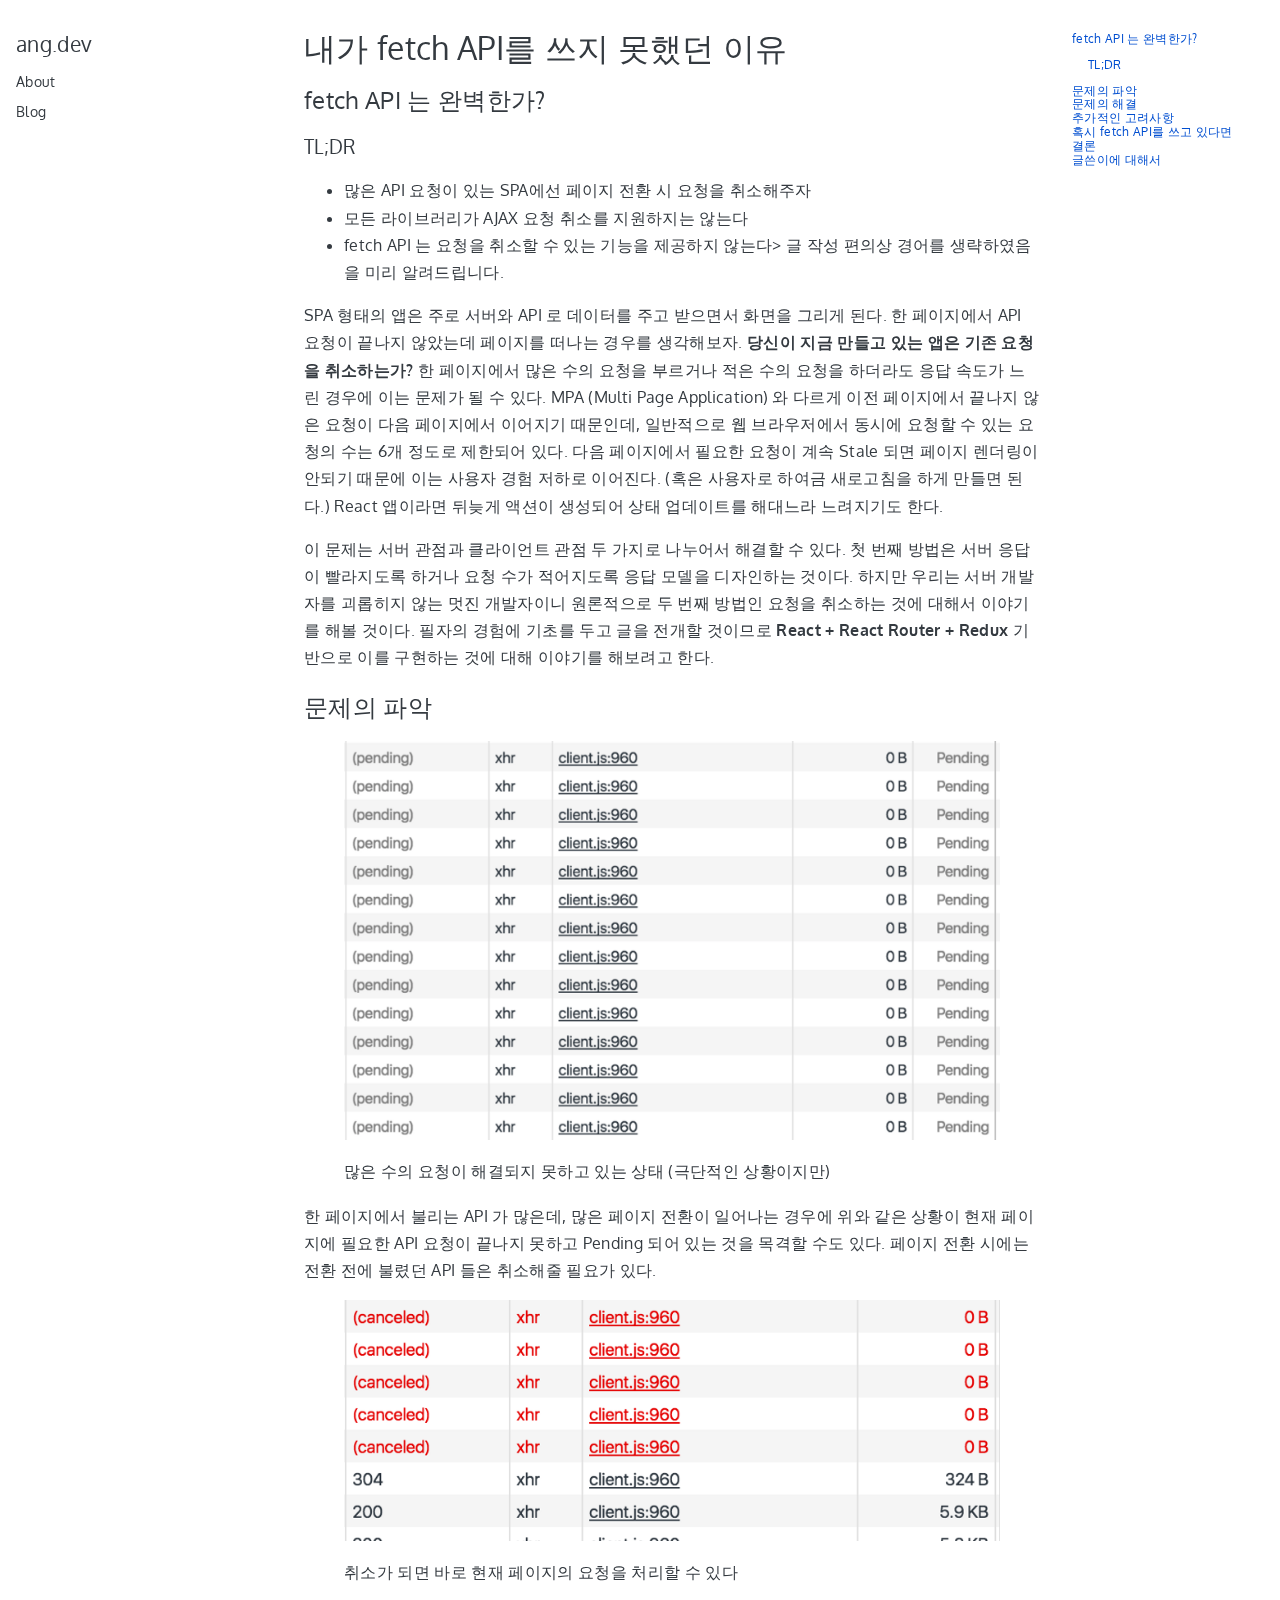
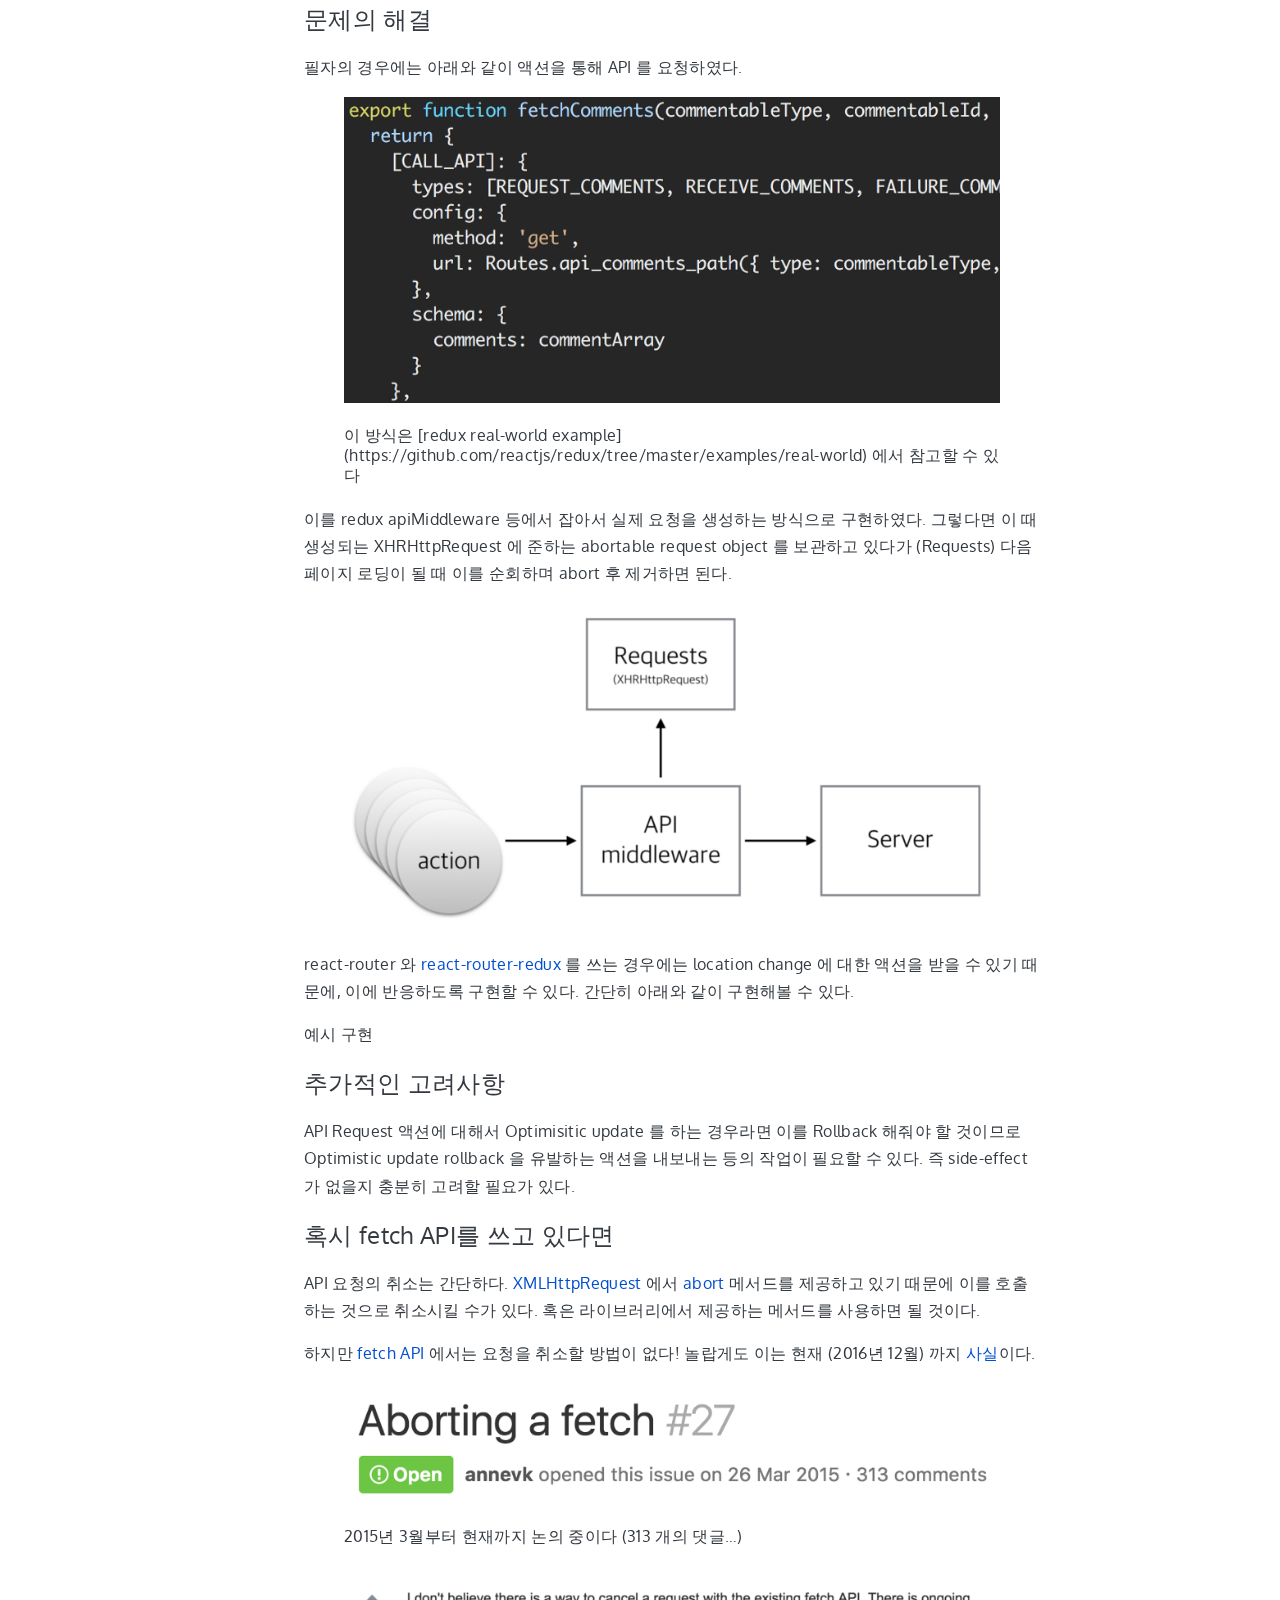
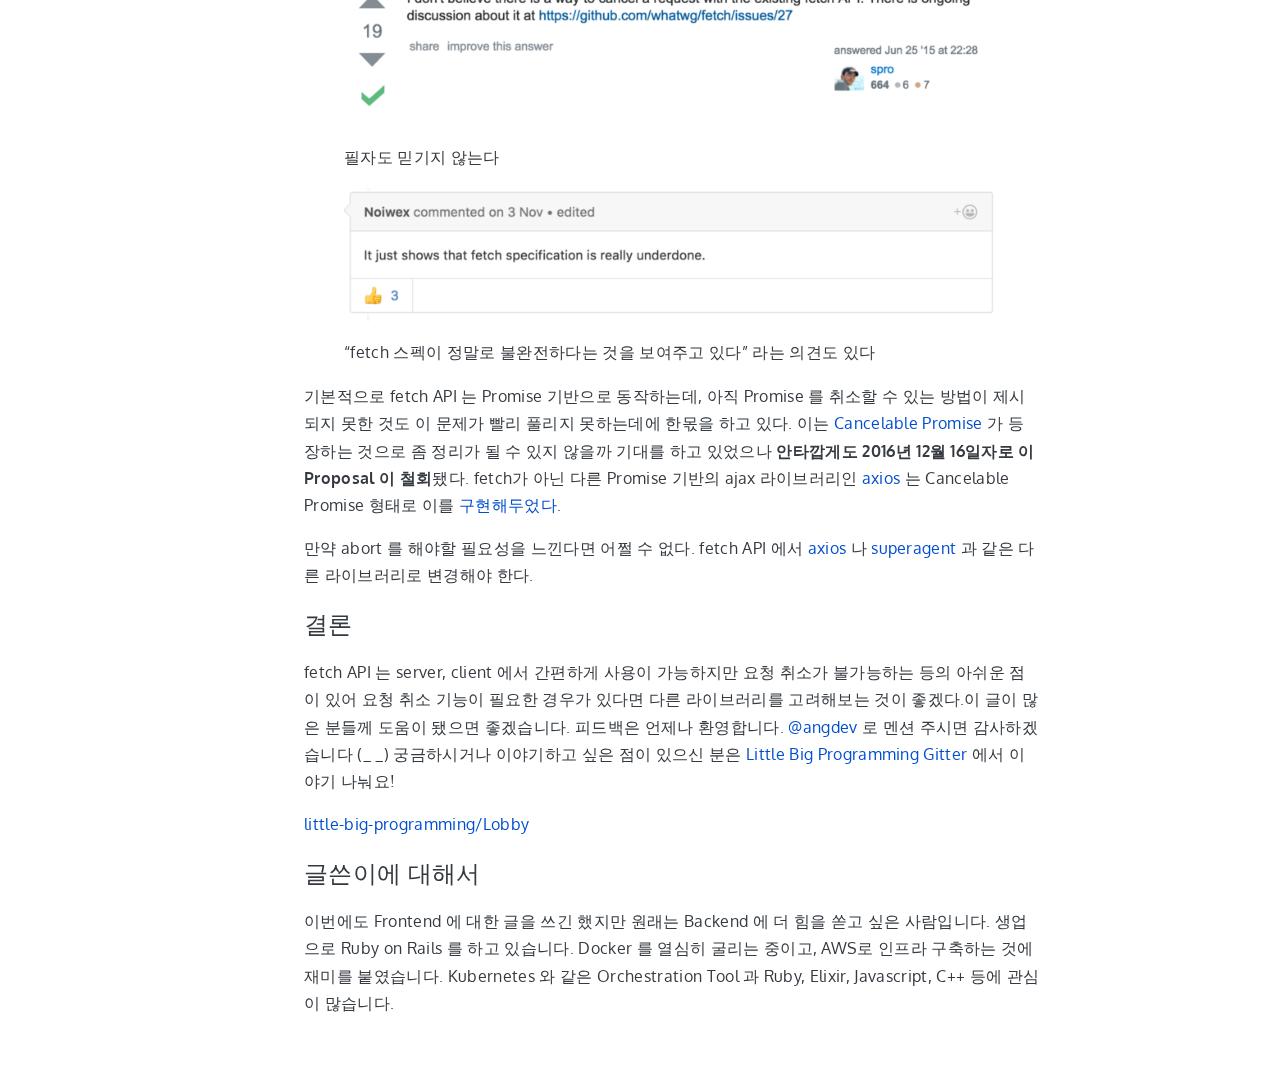
<file: posts/2016-12-21_fetch-api/index.html>
<!DOCTYPE html><html>

<head>
  <meta charset="UTF-8">
<meta name="viewport" content="width=device-width, initial-scale=1.0">
<title>내가 fetch API를 쓰지 못했던 이유 | ang.dev</title>

<link href="https://fonts.googleapis.com/css?family=Oxygen|Oxygen+Mono:300,400,700" rel="stylesheet">
<link rel="stylesheet" href="/normalize.min.css">

<link rel="stylesheet" href="/book.min.29d743ffb6d61ecbfc9bb21b7eab17d63b577d4bd547c3f095addb1c793ab1b1.css">

<!--
Made with Book Theme
https://github.com/alex-shpak/hugo-book
-->
  <link rel="stylesheet" href="/css/custom.css">
</head>

<body>
  <input type="checkbox" style="display: none" id="menu-control" />
  <main class="flex container">

    <aside class="book-menu fixed">
      <nav role="navigation">
<h2 class="book-brand">
  <a href="https://ang.dev">ang.dev</a>
</h2>



    
  
  

  <style>
  nav ul a[href$="\2fposts\2f 2016-12-21_fetch-api\2f "] {
      color: #004ed0;
  }
  </style><ul>
<li><a href="/about">About</a></li>
<li><a href="/posts">Blog</a></li>
</ul>

<script>
(function() {
  var menu = document.querySelector('aside.book-menu nav')
  addEventListener('beforeunload', function(event) {
    localStorage.setItem('menu.scrollTop', menu.scrollTop)
  });

  menu.scrollTop = localStorage.getItem('menu.scrollTop')
})()
</script>



</nav>
    </aside>

    <div class="book-page">
      <header class="align-center justify-between book-header">
  <label for="menu-control">
    <img src="/svg/menu.svg" />
  </label>
  <strong>내가 fetch API를 쓰지 못했던 이유</strong>
</header>

      
<article class="markdown"><h1 id="내가-fetch-api를-쓰지-못했던-이유">내가 fetch API를 쓰지 못했던 이유</h1>
<h2 id="fetch-api-는-완벽한가">fetch API 는 완벽한가?</h2>
<h3 id="tldr">TL;DR</h3>
<ul>
<li>많은 API 요청이 있는 SPA에선 페이지 전환 시 요청을 취소해주자</li>
<li>모든 라이브러리가 AJAX 요청 취소를 지원하지는 않는다</li>
<li>fetch API 는 요청을 취소할 수 있는 기능을 제공하지 않는다&gt; 글 작성 편의상 경어를 생략하였음을 미리 알려드립니다.</li>
</ul>
<p>SPA 형태의 앱은 주로 서버와 API 로 데이터를 주고 받으면서 화면을 그리게 된다. 한 페이지에서 API 요청이 끝나지 않았는데 페이지를 떠나는 경우를 생각해보자. <strong>당신이 지금 만들고 있는 앱은 기존 요청을 취소하는가?</strong> 한 페이지에서 많은 수의 요청을 부르거나 적은 수의 요청을 하더라도 응답 속도가 느린 경우에 이는 문제가 될 수 있다. MPA (Multi Page Application) 와 다르게 이전 페이지에서 끝나지 않은 요청이 다음 페이지에서 이어지기 때문인데, 일반적으로 웹 브라우저에서 동시에 요청할 수 있는 요청의 수는 6개 정도로 제한되어 있다. 다음 페이지에서 필요한 요청이 계속 Stale 되면 페이지 렌더링이 안되기 때문에 이는 사용자 경험 저하로 이어진다. (혹은 사용자로 하여금 새로고침을 하게 만들면 된다.) React 앱이라면 뒤늦게 액션이 생성되어 상태 업데이트를 해대느라 느려지기도 한다.</p>
<p>이 문제는 서버 관점과 클라이언트 관점 두 가지로 나누어서 해결할 수 있다. 첫 번째 방법은 서버 응답이 빨라지도록 하거나 요청 수가 적어지도록 응답 모델을 디자인하는 것이다. 하지만 우리는 서버 개발자를 괴롭히지 않는 멋진 개발자이니 원론적으로 두 번째 방법인 요청을 취소하는 것에 대해서 이야기를 해볼 것이다. 필자의 경험에 기초를 두고 글을 전개할 것이므로 <strong>React + React Router + Redux</strong> 기반으로 이를 구현하는 것에 대해 이야기를 해보려고 한다.</p>
<h2 id="문제의-파악">문제의 파악</h2>
<figure>
    <img src="/posts/2016-12-21_fetch-api/images/1.png"/> <figcaption>
            <h4>많은 수의 요청이 해결되지 못하고 있는 상태 (극단적인 상황이지만)</h4>
        </figcaption>
</figure>

<p>한 페이지에서 불리는 API 가 많은데, 많은 페이지 전환이 일어나는 경우에 위와 같은 상황이 현재 페이지에 필요한 API 요청이 끝나지 못하고 Pending 되어 있는 것을 목격할 수도 있다. 페이지 전환 시에는 전환 전에 불렸던 API 들은 취소해줄 필요가 있다.</p>
<figure>
    <img src="/posts/2016-12-21_fetch-api/images/2.png"/> <figcaption>
            <h4>취소가 되면 바로 현재 페이지의 요청을 처리할 수 있다</h4>
        </figcaption>
</figure>

<h2 id="문제의-해결">문제의 해결</h2>
<p>필자의 경우에는 아래와 같이 액션을 통해 API 를 요청하였다.</p>
<figure>
    <img src="/posts/2016-12-21_fetch-api/images/3.png"/> <figcaption>
            <h4>이 방식은 [redux real-world example](https://github.com/reactjs/redux/tree/master/examples/real-world) 에서 참고할 수 있다</h4>
        </figcaption>
</figure>

<p>이를 redux apiMiddleware 등에서 잡아서 실제 요청을 생성하는 방식으로 구현하였다. 그렇다면 이 때 생성되는 XHRHttpRequest 에 준하는 abortable request object 를 보관하고 있다가 (Requests) 다음 페이지 로딩이 될 때 이를 순회하며 abort 후 제거하면 된다.</p>
<figure>
    <img src="/posts/2016-12-21_fetch-api/images/4.png"/> 
</figure>

<p>react-router 와 <a href="https://github.com/reactjs/react-router-redux">react-router-redux</a> 를 쓰는 경우에는 location change 에 대한 액션을 받을 수 있기 때문에, 이에 반응하도록 구현할 수 있다. 간단히 아래와 같이 구현해볼 수 있다.</p>
<p>예시 구현</p>
<h2 id="추가적인-고려사항">추가적인 고려사항</h2>
<p>API Request 액션에 대해서 Optimisitic update 를 하는 경우라면 이를 Rollback 해줘야 할 것이므로 Optimistic update rollback 을 유발하는 액션을 내보내는 등의 작업이 필요할 수 있다. 즉 side-effect 가 없을지 충분히 고려할 필요가 있다.</p>
<h2 id="혹시-fetch-api를-쓰고-있다면">혹시 fetch API를 쓰고 있다면</h2>
<p>API 요청의 취소는 간단하다. <a href="https://developer.mozilla.org/en-US/docs/Web/API/XMLHttpRequest">XMLHttpRequest</a> 에서 <a href="https://developer.mozilla.org/en-US/docs/Web/API/XMLHttpRequest/abort">abort</a> 메서드를 제공하고 있기 때문에 이를 호출하는 것으로 취소시킬 수가 있다. 혹은 라이브러리에서 제공하는 메서드를 사용하면 될 것이다.</p>
<p>하지만 <a href="https://developer.mozilla.org/en-US/docs/Web/API/Fetch_API">fetch API</a> 에서는 요청을 취소할 방법이 없다! 놀랍게도 이는 현재 (2016년 12월) 까지 <a href="https://github.com/whatwg/fetch/issues/27">사실</a>이다.</p>
<figure>
    <img src="/posts/2016-12-21_fetch-api/images/5.png"/> <figcaption>
            <h4>2015년 3월부터 현재까지 논의 중이다 (313 개의 댓글…)</h4>
        </figcaption>
</figure>

<figure>
    <img src="/posts/2016-12-21_fetch-api/images/6.png"/> <figcaption>
            <h4>필자도 믿기지 않는다</h4>
        </figcaption>
</figure>

<figure>
    <img src="/posts/2016-12-21_fetch-api/images/7.png"/> <figcaption>
            <h4>“fetch 스펙이 정말로 불완전하다는 것을 보여주고 있다” 라는 의견도 있다</h4>
        </figcaption>
</figure>

<p>기본적으로 fetch API 는 Promise 기반으로 동작하는데, 아직 Promise 를 취소할 수 있는 방법이 제시되지 못한 것도 이 문제가 빨리 풀리지 못하는데에 한몫을 하고 있다. 이는 <a href="https://github.com/tc39/proposal-cancelable-promises">Cancelable Promise</a> 가 등장하는 것으로 좀 정리가 될 수 있지 않을까 기대를 하고 있었으나 <strong>안타깝게도 2016년 12월 16일자로 이 Proposal 이 철회</strong>됐다. fetch가 아닌 다른 Promise 기반의 ajax 라이브러리인 <a href="https://github.com/mzabriskie/axios">axios</a> 는 Cancelable Promise 형태로 이를 <a href="https://github.com/mzabriskie/axios#cancellation">구현해두었다</a>.</p>
<p>만약 abort 를 해야할 필요성을 느낀다면 어쩔 수 없다. fetch API 에서 <a href="https://github.com/mzabriskie/axios">axios</a> 나 <a href="https://github.com/visionmedia/superagent">superagent</a> 과 같은 다른 라이브러리로 변경해야 한다.</p>
<h2 id="결론">결론</h2>
<p>fetch API 는 server, client 에서 간편하게 사용이 가능하지만 요청 취소가 불가능하는 등의 아쉬운 점이 있어 요청 취소 기능이 필요한 경우가 있다면 다른 라이브러리를 고려해보는 것이 좋겠다.이 글이 많은 분들께 도움이 됐으면 좋겠습니다. 피드백은 언제나 환영합니다. <a href="http://twitter.com/angdev_">@angdev</a> 로 멘션 주시면 감사하겠습니다 (_ _) 궁금하시거나 이야기하고 싶은 점이 있으신 분은 <a href="https://gitter.im/little-big-programming/Lobby">Little Big Programming Gitter</a> 에서 이야기 나눠요!</p>
<p><a href="https://gitter.im/little-big-programming/Lobby">little-big-programming/Lobby</a></p>
<h2 id="글쓴이에-대해서">글쓴이에 대해서</h2>
<p>이번에도 Frontend 에 대한 글을 쓰긴 했지만 원래는 Backend 에 더 힘을 쏟고 싶은 사람입니다. 생업으로 Ruby on Rails 를 하고 있습니다. Docker 를 열심히 굴리는 중이고, AWS로 인프라 구축하는 것에 재미를 붙였습니다. Kubernetes 와 같은 Orchestration Tool 과 Ruby, Elixir, Javascript, C++ 등에 관심이 많습니다.</p>
</article>

      

    </div>

    
  
  
  <aside class="book-toc fixed">
    <nav id="TableOfContents">
  <ul>
    <li><a href="#fetch-api-는-완벽한가">fetch API 는 완벽한가?</a>
      <ul>
        <li><a href="#tldr">TL;DR</a></li>
      </ul>
    </li>
    <li><a href="#문제의-파악">문제의 파악</a></li>
    <li><a href="#문제의-해결">문제의 해결</a></li>
    <li><a href="#추가적인-고려사항">추가적인 고려사항</a></li>
    <li><a href="#혹시-fetch-api를-쓰고-있다면">혹시 fetch API를 쓰고 있다면</a></li>
    <li><a href="#결론">결론</a></li>
    <li><a href="#글쓴이에-대해서">글쓴이에 대해서</a></li>
  </ul>
</nav>
  </aside>



  </main>

  
  
<script type="application/javascript">
var doNotTrack = false;
if (!doNotTrack) {
	window.ga=window.ga||function(){(ga.q=ga.q||[]).push(arguments)};ga.l=+new Date;
	ga('create', 'UA-135466073-1', 'auto');
	
	ga('send', 'pageview');
}
</script>
<script async src='https://www.google-analytics.com/analytics.js'></script>

</body>

</html>
</file>
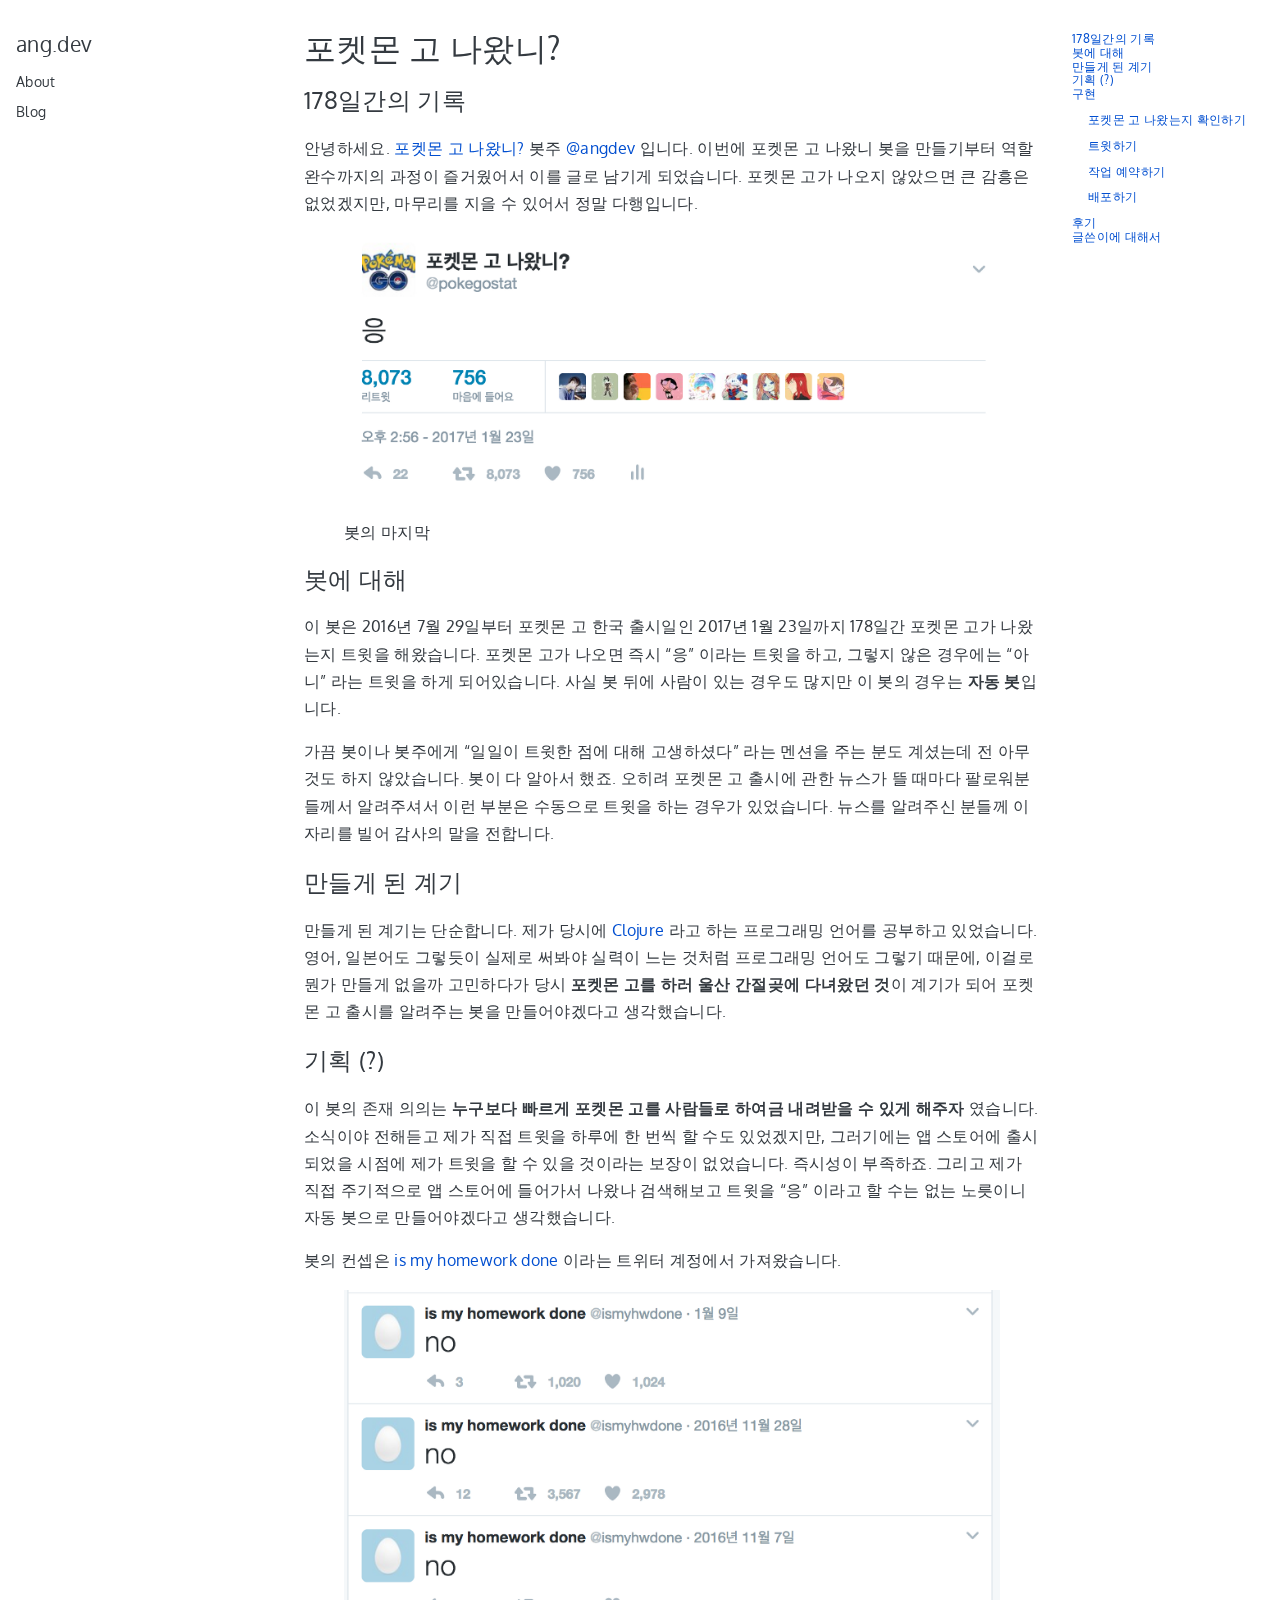
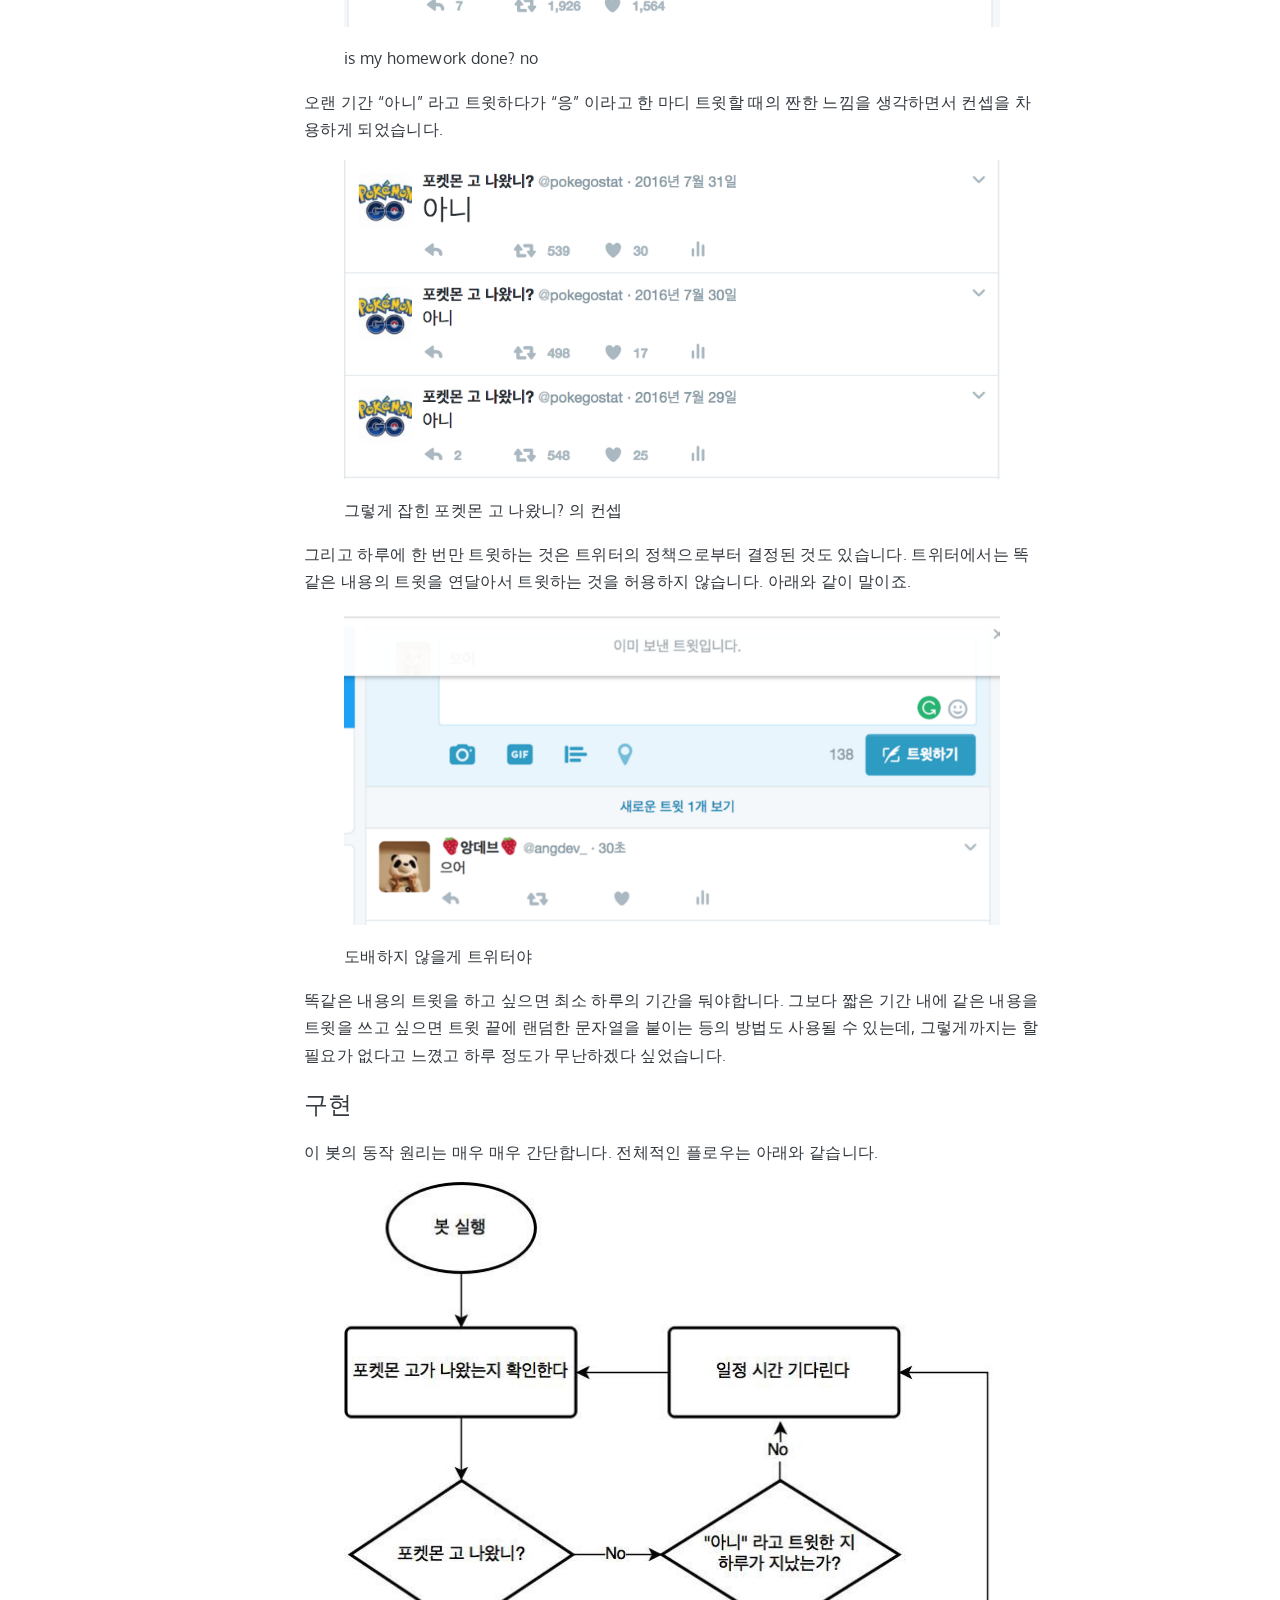
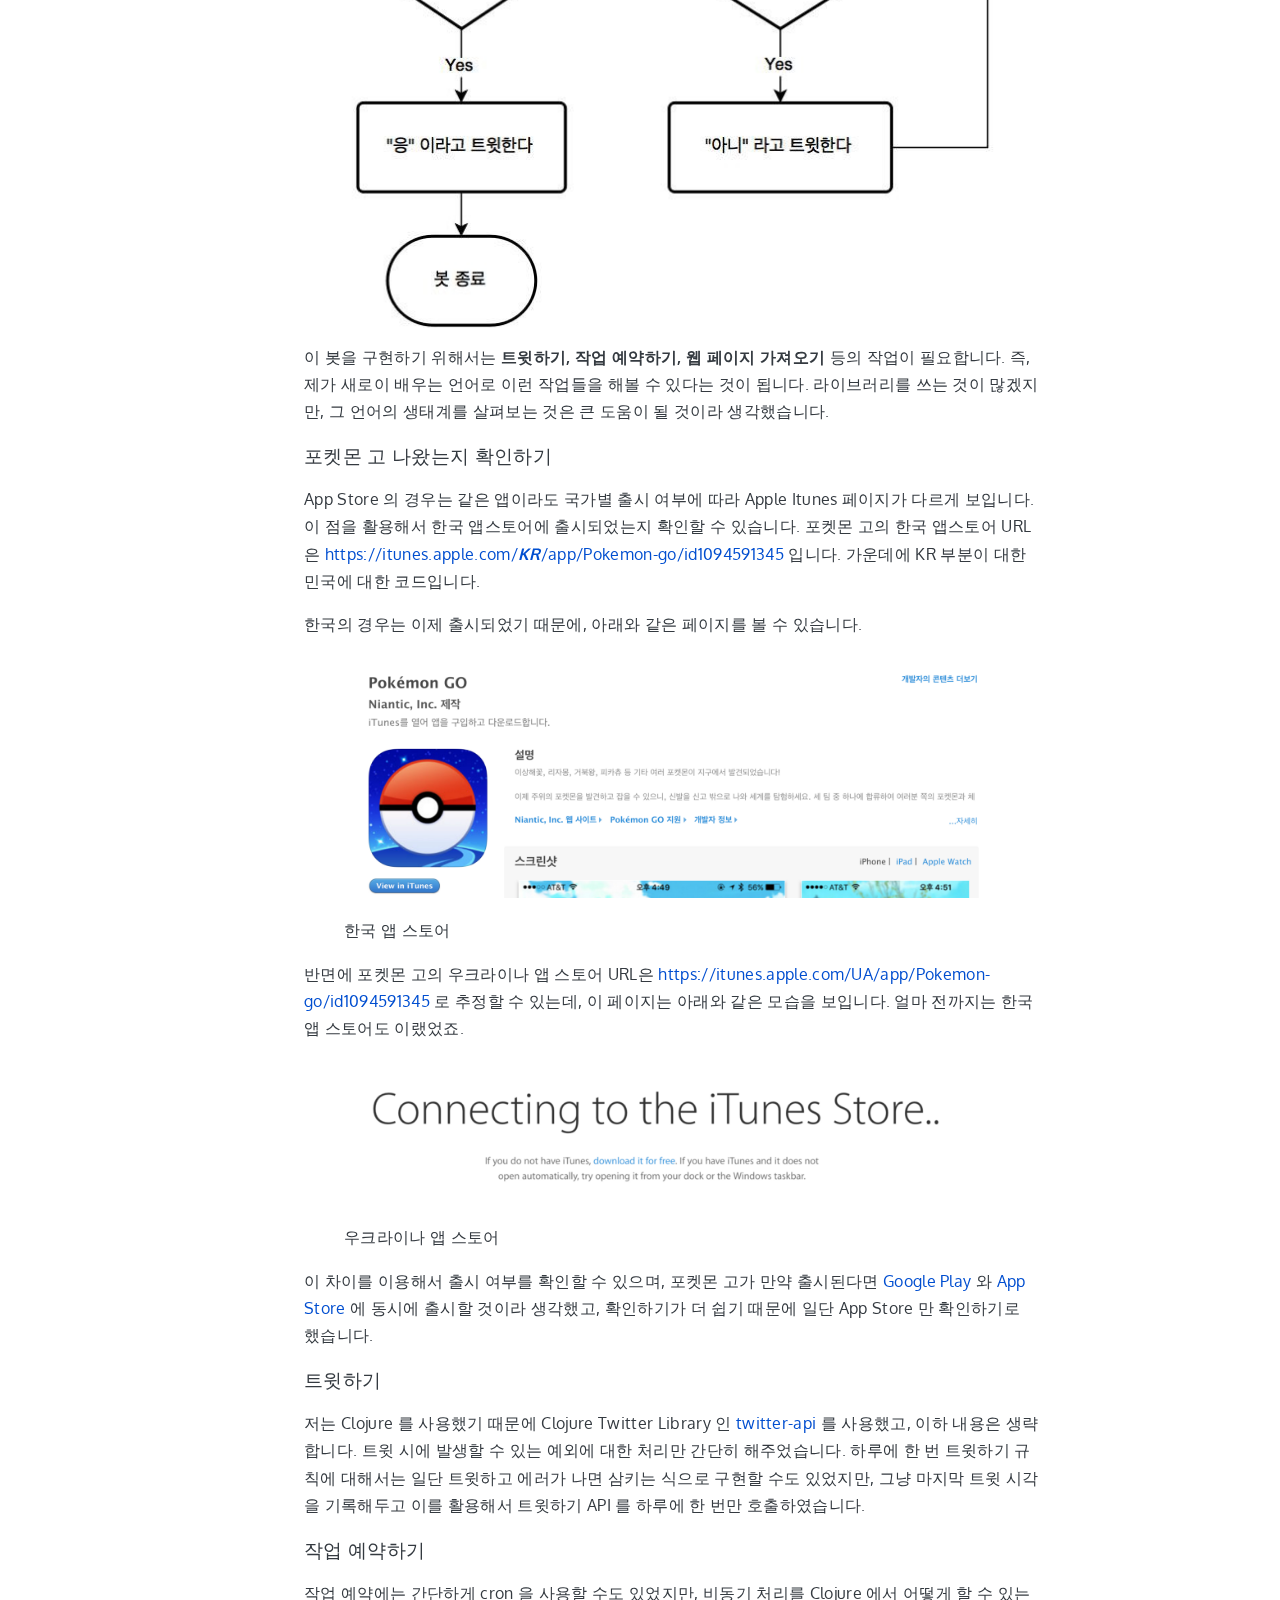
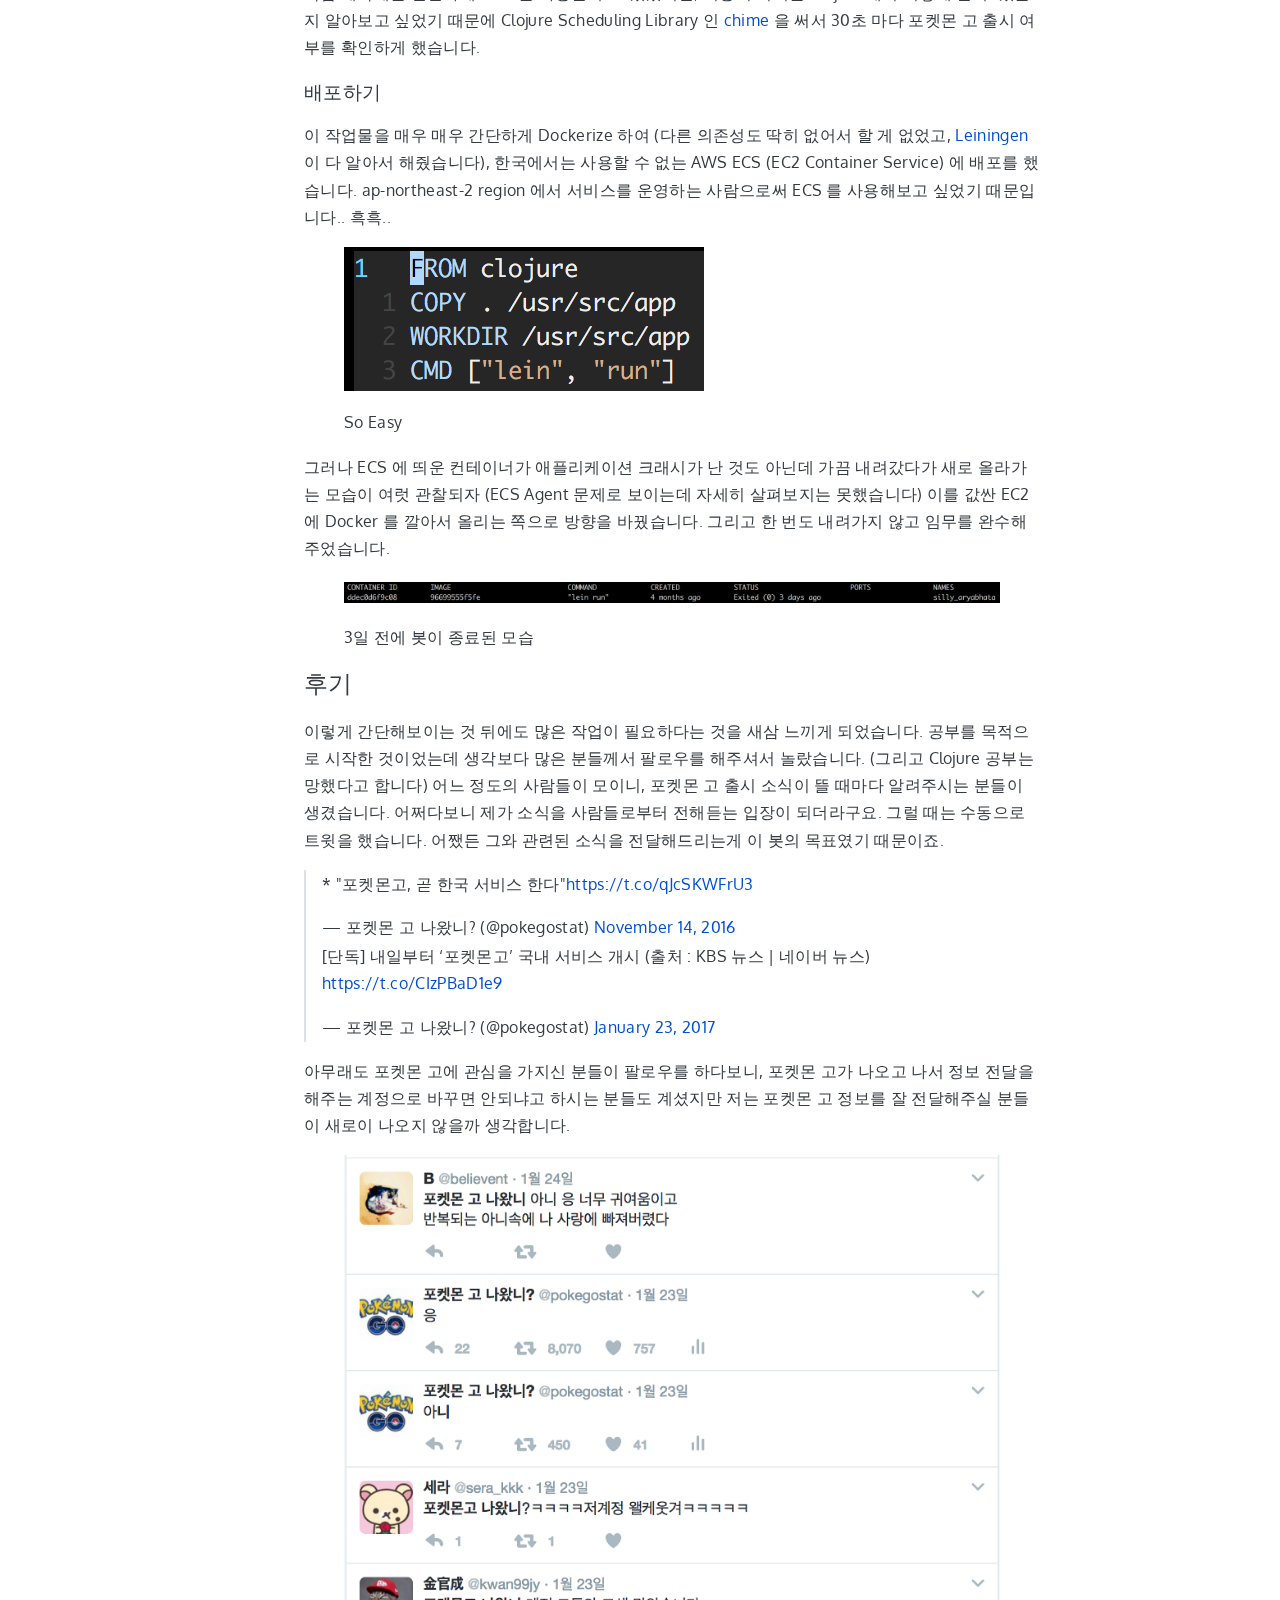
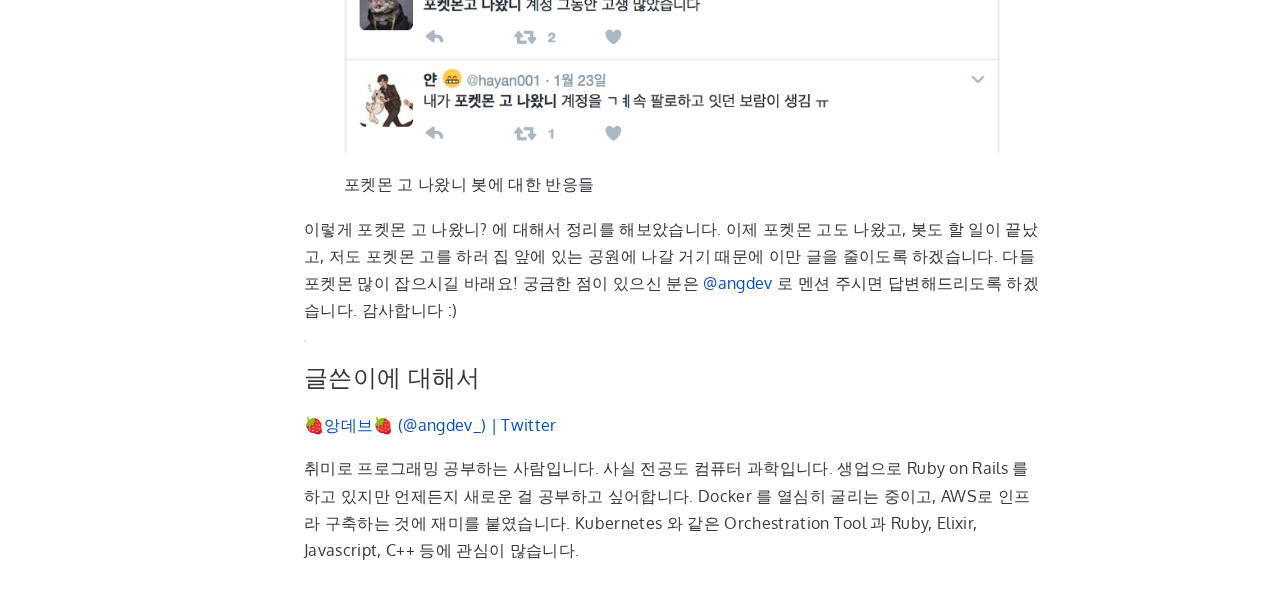
<file: posts/2017-01-27_pokemon-go/index.html>
<!DOCTYPE html><html>

<head>
  <meta charset="UTF-8">
<meta name="viewport" content="width=device-width, initial-scale=1.0">
<title>포켓몬 고 나왔니? | ang.dev</title>

<link href="https://fonts.googleapis.com/css?family=Oxygen|Oxygen+Mono:300,400,700" rel="stylesheet">
<link rel="stylesheet" href="/normalize.min.css">

<link rel="stylesheet" href="/book.min.29d743ffb6d61ecbfc9bb21b7eab17d63b577d4bd547c3f095addb1c793ab1b1.css">

<!--
Made with Book Theme
https://github.com/alex-shpak/hugo-book
-->
  <link rel="stylesheet" href="/css/custom.css">
</head>

<body>
  <input type="checkbox" style="display: none" id="menu-control" />
  <main class="flex container">

    <aside class="book-menu fixed">
      <nav role="navigation">
<h2 class="book-brand">
  <a href="https://ang.dev">ang.dev</a>
</h2>



    
  
  

  <style>
  nav ul a[href$="\2fposts\2f 2017-01-27_pokemon-go\2f "] {
      color: #004ed0;
  }
  </style><ul>
<li><a href="/about">About</a></li>
<li><a href="/posts">Blog</a></li>
</ul>

<script>
(function() {
  var menu = document.querySelector('aside.book-menu nav')
  addEventListener('beforeunload', function(event) {
    localStorage.setItem('menu.scrollTop', menu.scrollTop)
  });

  menu.scrollTop = localStorage.getItem('menu.scrollTop')
})()
</script>



</nav>
    </aside>

    <div class="book-page">
      <header class="align-center justify-between book-header">
  <label for="menu-control">
    <img src="/svg/menu.svg" />
  </label>
  <strong>포켓몬 고 나왔니?</strong>
</header>

      
<article class="markdown"><h1 id="포켓몬-고-나왔니">포켓몬 고 나왔니?</h1>
<h2 id="178일간의-기록">178일간의 기록</h2>
<p>안녕하세요. <a href="https://twitter.com/pokegostat">포켓몬 고 나왔니?</a> 봇주 <a href="https://twitter.com/angdev_">@angdev</a> 입니다. 이번에 포켓몬 고 나왔니 봇을 만들기부터 역할 완수까지의 과정이 즐거웠어서 이를 글로 남기게 되었습니다. 포켓몬 고가 나오지 않았으면 큰 감흥은 없었겠지만, 마무리를 지을 수 있어서 정말 다행입니다.</p>
<figure>
    <img src="/posts/2017-01-27_pokemon-go/images/1.png"/> <figcaption>
            <h4>봇의 마지막</h4>
        </figcaption>
</figure>

<h2 id="봇에-대해">봇에 대해</h2>
<p>이 봇은 2016년 7월 29일부터 포켓몬 고 한국 출시일인 2017년 1월 23일까지 178일간 포켓몬 고가 나왔는지 트윗을 해왔습니다. 포켓몬 고가 나오면 즉시 “응” 이라는 트윗을 하고, 그렇지 않은 경우에는 “아니” 라는 트윗을 하게 되어있습니다. 사실 봇 뒤에 사람이 있는 경우도 많지만 이 봇의 경우는 <strong>자동 봇</strong>입니다.</p>
<p>가끔 봇이나 봇주에게 “일일이 트윗한 점에 대해 고생하셨다” 라는 멘션을 주는 분도 계셨는데 전 아무 것도 하지 않았습니다. 봇이 다 알아서 했죠. 오히려 포켓몬 고 출시에 관한 뉴스가 뜰 때마다 팔로워분들께서 알려주셔서 이런 부분은 수동으로 트윗을 하는 경우가 있었습니다. 뉴스를 알려주신 분들께 이 자리를 빌어 감사의 말을 전합니다.</p>
<h2 id="만들게-된-계기">만들게 된 계기</h2>
<p>만들게 된 계기는 단순합니다. 제가 당시에 <a href="https://clojure.org/">Clojure</a> 라고 하는 프로그래밍 언어를 공부하고 있었습니다. 영어, 일본어도 그렇듯이 실제로 써봐야 실력이 느는 것처럼 프로그래밍 언어도 그렇기 때문에, 이걸로 뭔가 만들게 없을까 고민하다가 당시 <strong>포켓몬 고를 하러 울산 간절곶에 다녀왔던 것</strong>이 계기가 되어 포켓몬 고 출시를 알려주는 봇을 만들어야겠다고 생각했습니다.</p>
<h2 id="기획-">기획 (?)</h2>
<p>이 봇의 존재 의의는 <strong>누구보다 빠르게 포켓몬 고를 사람들로 하여금 내려받을 수 있게 해주자</strong> 였습니다. 소식이야 전해듣고 제가 직접 트윗을 하루에 한 번씩 할 수도 있었겠지만, 그러기에는 앱 스토어에 출시되었을 시점에 제가 트윗을 할 수 있을 것이라는 보장이 없었습니다. 즉시성이 부족하죠. 그리고 제가 직접 주기적으로 앱 스토어에 들어가서 나왔나 검색해보고 트윗을 “응” 이라고 할 수는 없는 노릇이니 자동 봇으로 만들어야겠다고 생각했습니다.</p>
<p>봇의 컨셉은 <a href="https://twitter.com/ismyhwdone">is my homework done</a> 이라는 트위터 계정에서 가져왔습니다.</p>
<figure>
    <img src="/posts/2017-01-27_pokemon-go/images/2.png"/> <figcaption>
            <h4>is my homework done? no</h4>
        </figcaption>
</figure>

<p>오랜 기간 “아니” 라고 트윗하다가 “응” 이라고 한 마디 트윗할 때의 짠한 느낌을 생각하면서 컨셉을 차용하게 되었습니다.</p>
<figure>
    <img src="/posts/2017-01-27_pokemon-go/images/3.png"/> <figcaption>
            <h4>그렇게 잡힌 포켓몬 고 나왔니? 의 컨셉</h4>
        </figcaption>
</figure>

<p>그리고 하루에 한 번만 트윗하는 것은 트위터의 정책으로부터 결정된 것도 있습니다. 트위터에서는 똑같은 내용의 트윗을 연달아서 트윗하는 것을 허용하지 않습니다. 아래와 같이 말이죠.</p>
<figure>
    <img src="/posts/2017-01-27_pokemon-go/images/4.png"/> <figcaption>
            <h4>도배하지 않을게 트위터야</h4>
        </figcaption>
</figure>

<p>똑같은 내용의 트윗을 하고 싶으면 최소 하루의 기간을 둬야합니다. 그보다 짧은 기간 내에 같은 내용을 트윗을 쓰고 싶으면 트윗 끝에 랜덤한 문자열을 붙이는 등의 방법도 사용될 수 있는데, 그렇게까지는 할 필요가 없다고 느꼈고 하루 정도가 무난하겠다 싶었습니다.</p>
<h2 id="구현">구현</h2>
<p>이 봇의 동작 원리는 매우 매우 간단합니다. 전체적인 플로우는 아래와 같습니다.</p>
<figure>
    <img src="/posts/2017-01-27_pokemon-go/images/5.jpeg"/> 
</figure>

<p>이 봇을 구현하기 위해서는 <strong>트윗하기, 작업 예약하기, 웹 페이지 가져오기</strong> 등의 작업이 필요합니다. 즉, 제가 새로이 배우는 언어로 이런 작업들을 해볼 수 있다는 것이 됩니다. 라이브러리를 쓰는 것이 많겠지만, 그 언어의 생태계를 살펴보는 것은 큰 도움이 될 것이라 생각했습니다.</p>
<h3 id="포켓몬-고-나왔는지-확인하기">포켓몬 고 나왔는지 확인하기</h3>
<p>App Store 의 경우는 같은 앱이라도 국가별 출시 여부에 따라 Apple Itunes 페이지가 다르게 보입니다. 이 점을 활용해서 한국 앱스토어에 출시되었는지 확인할 수 있습니다. 포켓몬 고의 한국 앱스토어 URL 은 <a href="https://itunes.apple.com/KR/app/Pokemon-go/id1094591345">https://itunes.apple.com/<strong><em>KR</em></strong>/app/Pokemon-go/id1094591345</a> 입니다. 가운데에 KR 부분이 대한민국에 대한 코드입니다.</p>
<p>한국의 경우는 이제 출시되었기 때문에, 아래와 같은 페이지를 볼 수 있습니다.</p>
<figure>
    <img src="/posts/2017-01-27_pokemon-go/images/6.png"/> <figcaption>
            <h4>한국 앱 스토어</h4>
        </figcaption>
</figure>

<p>반면에 포켓몬 고의 우크라이나 앱 스토어 URL은 <a href="https://itunes.apple.com/UA/app/Pokemon-go/id1094591345">https://itunes.apple.com/UA/app/Pokemon-go/id1094591345</a> 로 추정할 수 있는데, 이 페이지는 아래와 같은 모습을 보입니다. 얼마 전까지는 한국 앱 스토어도 이랬었죠.</p>
<figure>
    <img src="/posts/2017-01-27_pokemon-go/images/7.png"/> <figcaption>
            <h4>우크라이나 앱 스토어</h4>
        </figcaption>
</figure>

<p>이 차이를 이용해서 출시 여부를 확인할 수 있으며, 포켓몬 고가 만약 출시된다면 <a href="https://play.google.com/store/apps/details?id=com.nianticlabs.pokemongo&amp;hl=ko">Google Play</a> 와 <a href="https://itunes.apple.com/KR/app/Pokemon-go/id1094591345?mt=8">App Store</a> 에 동시에 출시할 것이라 생각했고, 확인하기가 더 쉽기 때문에 일단 App Store 만 확인하기로 했습니다.</p>
<h3 id="트윗하기">트윗하기</h3>
<p>저는 Clojure 를 사용했기 때문에 Clojure Twitter Library 인 <a href="https://github.com/adamwynne/twitter-api">twitter-api</a> 를 사용했고, 이하 내용은 생략합니다. 트윗 시에 발생할 수 있는 예외에 대한 처리만 간단히 해주었습니다. 하루에 한 번 트윗하기 규칙에 대해서는 일단 트윗하고 에러가 나면 삼키는 식으로 구현할 수도 있었지만, 그냥 마지막 트윗 시각을 기록해두고 이를 활용해서 트윗하기 API 를 하루에 한 번만 호출하였습니다.</p>
<h3 id="작업-예약하기">작업 예약하기</h3>
<p>작업 예약에는 간단하게 cron 을 사용할 수도 있었지만, 비동기 처리를 Clojure 에서 어떻게 할 수 있는지 알아보고 싶었기 때문에 Clojure Scheduling Library 인 <a href="https://github.com/jarohen/chime">chime</a> 을 써서 30초 마다 포켓몬 고 출시 여부를 확인하게 했습니다.</p>
<h3 id="배포하기">배포하기</h3>
<p>이 작업물을 매우 매우 간단하게 Dockerize 하여 (다른 의존성도 딱히 없어서 할 게 없었고, <a href="https://leiningen.org/">Leiningen</a> 이 다 알아서 해줬습니다), 한국에서는 사용할 수 없는 AWS ECS (EC2 Container Service) 에 배포를 했습니다. ap-northeast-2 region 에서 서비스를 운영하는 사람으로써 ECS 를 사용해보고 싶었기 때문입니다.. 흑흑..</p>
<figure>
    <img src="/posts/2017-01-27_pokemon-go/images/8.png"/> <figcaption>
            <h4>So Easy</h4>
        </figcaption>
</figure>

<p>그러나 ECS 에 띄운 컨테이너가 애플리케이션 크래시가 난 것도 아닌데 가끔 내려갔다가 새로 올라가는 모습이 여럿 관찰되자 (ECS Agent 문제로 보이는데 자세히 살펴보지는 못했습니다) 이를 값싼 EC2 에 Docker 를 깔아서 올리는 쪽으로 방향을 바꿨습니다. 그리고 한 번도 내려가지 않고 임무를 완수해주었습니다.</p>
<figure>
    <img src="/posts/2017-01-27_pokemon-go/images/9.png"/> <figcaption>
            <h4>3일 전에 봇이 종료된 모습</h4>
        </figcaption>
</figure>

<h2 id="후기">후기</h2>
<p>이렇게 간단해보이는 것 뒤에도 많은 작업이 필요하다는 것을 새삼 느끼게 되었습니다. 공부를 목적으로 시작한 것이었는데 생각보다 많은 분들께서 팔로우를 해주셔서 놀랐습니다. (그리고 Clojure 공부는 망했다고 합니다) 어느 정도의 사람들이 모이니, 포켓몬 고 출시 소식이 뜰 때마다 알려주시는 분들이 생겼습니다. 어쩌다보니 제가 소식을 사람들로부터 전해듣는 입장이 되더라구요. 그럴 때는 수동으로 트윗을 했습니다. 어쨌든 그와 관련된 소식을 전달해드리는게 이 봇의 목표였기 때문이죠.</p>
<blockquote class="twitter-tweet"><p lang="ko" dir="ltr">* &quot;포켓몬고, 곧 한국 서비스 한다&quot;<a href="https://t.co/qJcSKWFrU3">https://t.co/qJcSKWFrU3</a></p>&mdash; 포켓몬 고 나왔니? (@pokegostat) <a href="https://twitter.com/pokegostat/status/797984370141212673?ref_src=twsrc%5Etfw">November 14, 2016</a></blockquote>
<script async src="https://platform.twitter.com/widgets.js" charset="utf-8"></script>

<blockquote class="twitter-tweet"><p lang="ko" dir="ltr">[단독] 내일부터 ‘포켓몬고’ 국내 서비스 개시 (출처 : KBS 뉴스 | 네이버 뉴스) <a href="https://t.co/CIzPBaD1e9">https://t.co/CIzPBaD1e9</a></p>&mdash; 포켓몬 고 나왔니? (@pokegostat) <a href="https://twitter.com/pokegostat/status/823466066185568258?ref_src=twsrc%5Etfw">January 23, 2017</a></blockquote>
<script async src="https://platform.twitter.com/widgets.js" charset="utf-8"></script>

<p>아무래도 포켓몬 고에 관심을 가지신 분들이 팔로우를 하다보니, 포켓몬 고가 나오고 나서 정보 전달을 해주는 계정으로 바꾸면 안되냐고 하시는 분들도 계셨지만 저는 포켓몬 고 정보를 잘 전달해주실 분들이 새로이 나오지 않을까 생각합니다.</p>
<figure>
    <img src="/posts/2017-01-27_pokemon-go/images/10.png"/> <figcaption>
            <h4>포켓몬 고 나왔니 봇에 대한 반응들</h4>
        </figcaption>
</figure>

<p>이렇게 포켓몬 고 나왔니? 에 대해서 정리를 해보았습니다. 이제 포켓몬 고도 나왔고, 봇도 할 일이 끝났고, 저도 포켓몬 고를 하러 집 앞에 있는 공원에 나갈 거기 때문에 이만 글을 줄이도록 하겠습니다. 다들 포켓몬 많이 잡으시길 바래요! 궁금한 점이 있으신 분은 <a href="https://twitter.com/angdev_">@angdev</a> 로 멘션 주시면 답변해드리도록 하겠습니다. 감사합니다 :)</p>
<blockquote>
<p><a href="https://twitter.com/pokegostat/status/823665679438004224"></a></p>
</blockquote>
<h2 id="글쓴이에-대해서">글쓴이에 대해서</h2>
<p><a href="https://twitter.com/angdev_">🍓앙데브🍓 (@angdev_) | Twitter</a></p>
<p>취미로 프로그래밍 공부하는 사람입니다. 사실 전공도 컴퓨터 과학입니다. 생업으로 Ruby on Rails 를 하고 있지만 언제든지 새로운 걸 공부하고 싶어합니다. Docker 를 열심히 굴리는 중이고, AWS로 인프라 구축하는 것에 재미를 붙였습니다. Kubernetes 와 같은 Orchestration Tool 과 Ruby, Elixir, Javascript, C++ 등에 관심이 많습니다.</p>
</article>

      

    </div>

    
  
  
  <aside class="book-toc fixed">
    <nav id="TableOfContents">
  <ul>
    <li><a href="#178일간의-기록">178일간의 기록</a></li>
    <li><a href="#봇에-대해">봇에 대해</a></li>
    <li><a href="#만들게-된-계기">만들게 된 계기</a></li>
    <li><a href="#기획-">기획 (?)</a></li>
    <li><a href="#구현">구현</a>
      <ul>
        <li><a href="#포켓몬-고-나왔는지-확인하기">포켓몬 고 나왔는지 확인하기</a></li>
        <li><a href="#트윗하기">트윗하기</a></li>
        <li><a href="#작업-예약하기">작업 예약하기</a></li>
        <li><a href="#배포하기">배포하기</a></li>
      </ul>
    </li>
    <li><a href="#후기">후기</a></li>
    <li><a href="#글쓴이에-대해서">글쓴이에 대해서</a></li>
  </ul>
</nav>
  </aside>



  </main>

  
  
<script type="application/javascript">
var doNotTrack = false;
if (!doNotTrack) {
	window.ga=window.ga||function(){(ga.q=ga.q||[]).push(arguments)};ga.l=+new Date;
	ga('create', 'UA-135466073-1', 'auto');
	
	ga('send', 'pageview');
}
</script>
<script async src='https://www.google-analytics.com/analytics.js'></script>

</body>

</html>
</file>
<file: book.min.29d743ffb6d61ecbfc9bb21b7eab17d63b577d4bd547c3f095addb1c793ab1b1.css>
.markdown{line-height:1.7}.markdown>:first-child{margin-top:0;line-height:1em}.markdown h1,.markdown h2,.markdown h3,.markdown h4,.markdown h5{font-weight:400;line-height:1.25}.markdown b,.markdown optgroup,.markdown strong{font-weight:700}.markdown a{text-decoration:none}.markdown a:hover{text-decoration:underline}.markdown code{font-family:oxygen mono,monospace}.markdown p code{padding:0 .25rem;background:#f8f9fa;border-radius:.15rem}.markdown pre{padding:1rem;background:#f8f9fa;border-radius:.15rem;font-size:.875rem;overflow-x:auto}.markdown blockquote{border-left:2px solid #dee2e6;margin:0;padding:1px 1rem}.markdown blockquote :first-child{margin-top:0}.markdown blockquote :last-child{margin-bottom:0}.markdown table tr td{padding:.5rem}.flex{display:flex}.justify-start{justify-content:flex-start}.justify-end{justify-content:flex-end}.justify-center{justify-content:center}.justify-between{justify-content:space-between}.align-center{align-items:center}.mx-auto{margin:0 auto}.mr-auto{margin-right:auto}.hide{display:none}html{font-size:16px;letter-spacing:.33px;scroll-behavior:smooth}html,body{min-width:25rem;overflow-x:hidden}body{color:#343a40;background:#fff;font-family:oxygen,sans-serif;font-weight:400;text-rendering:optimizeLegibility;-webkit-font-smoothing:antialiased;-moz-osx-font-smoothing:grayscale;box-sizing:border-box}body *{box-sizing:inherit}h1,h2,h3,h4,h5{font-weight:400}a{text-decoration:none;color:#004ed0}a:visited{color:#8440f1}img{vertical-align:middle}aside nav ul{padding:0;margin:0;list-style:none}aside nav ul li{margin:1em 0}aside nav ul a{display:block}aside nav ul a:hover{opacity:.5}aside nav ul ul{padding-left:1rem}ul.pagination{display:flex;justify-content:center}ul.pagination .page-item a{padding:1rem}.container{min-width:25rem;max-width:80rem;margin:0 auto}.book-brand{margin-top:0}.book-menu{flex:0 0 18rem;font-size:.875rem}.book-menu nav{width:18rem;padding:1rem;position:fixed;top:0;bottom:0;overflow-x:hidden;overflow-y:auto}.book-menu a{color:#343a40}.book-menu a.active{color:#004ed0}.book-page{min-width:25rem;padding:1rem}.book-header{margin-bottom:1rem;display:none}.book-toc{flex:0 0 14rem;font-size:.75rem}.book-toc nav{width:14rem;padding:1rem;position:fixed;top:0;bottom:0;overflow-x:hidden;overflow-y:auto}.book-toc nav>ul>li{margin:0}.book-git-footer{display:flex;margin-top:1rem;font-size:.875rem;align-items:baseline}.book-git-footer img{width:.875rem;vertical-align:bottom}.book-posts{min-width:25rem;max-width:43rem;padding:1rem}.book-posts article{padding-bottom:1rem}aside nav,.book-page,.book-posts,.markdown{transition:.2s ease-in-out;transition-property:transform,margin-left,opacity;will-change:transform,margin-left}@media screen and (max-width:57rem){.book-toc{display:none}}@media screen and (max-width:43rem){.book-menu{margin-left:-18rem}.book-header{display:flex}#menu-control:checked+main .book-menu nav,#menu-control:checked+main .book-page,#menu-control:checked+main .book-posts{transform:translateX(18rem)}#menu-control:checked+main .book-header label{transform:rotate(90deg)}#menu-control:checked+main .markdown{opacity:.25}}@media screen and (min-width:80rem){.book-page,.book-menu nav,.book-toc nav{padding:2rem 1rem}}
</file>
<file: css/custom.css>
img {
  max-width: 100%;
}

.twitter-tweet.twitter-tweet-rendered {
  margin: 0 auto;
}
</file>
